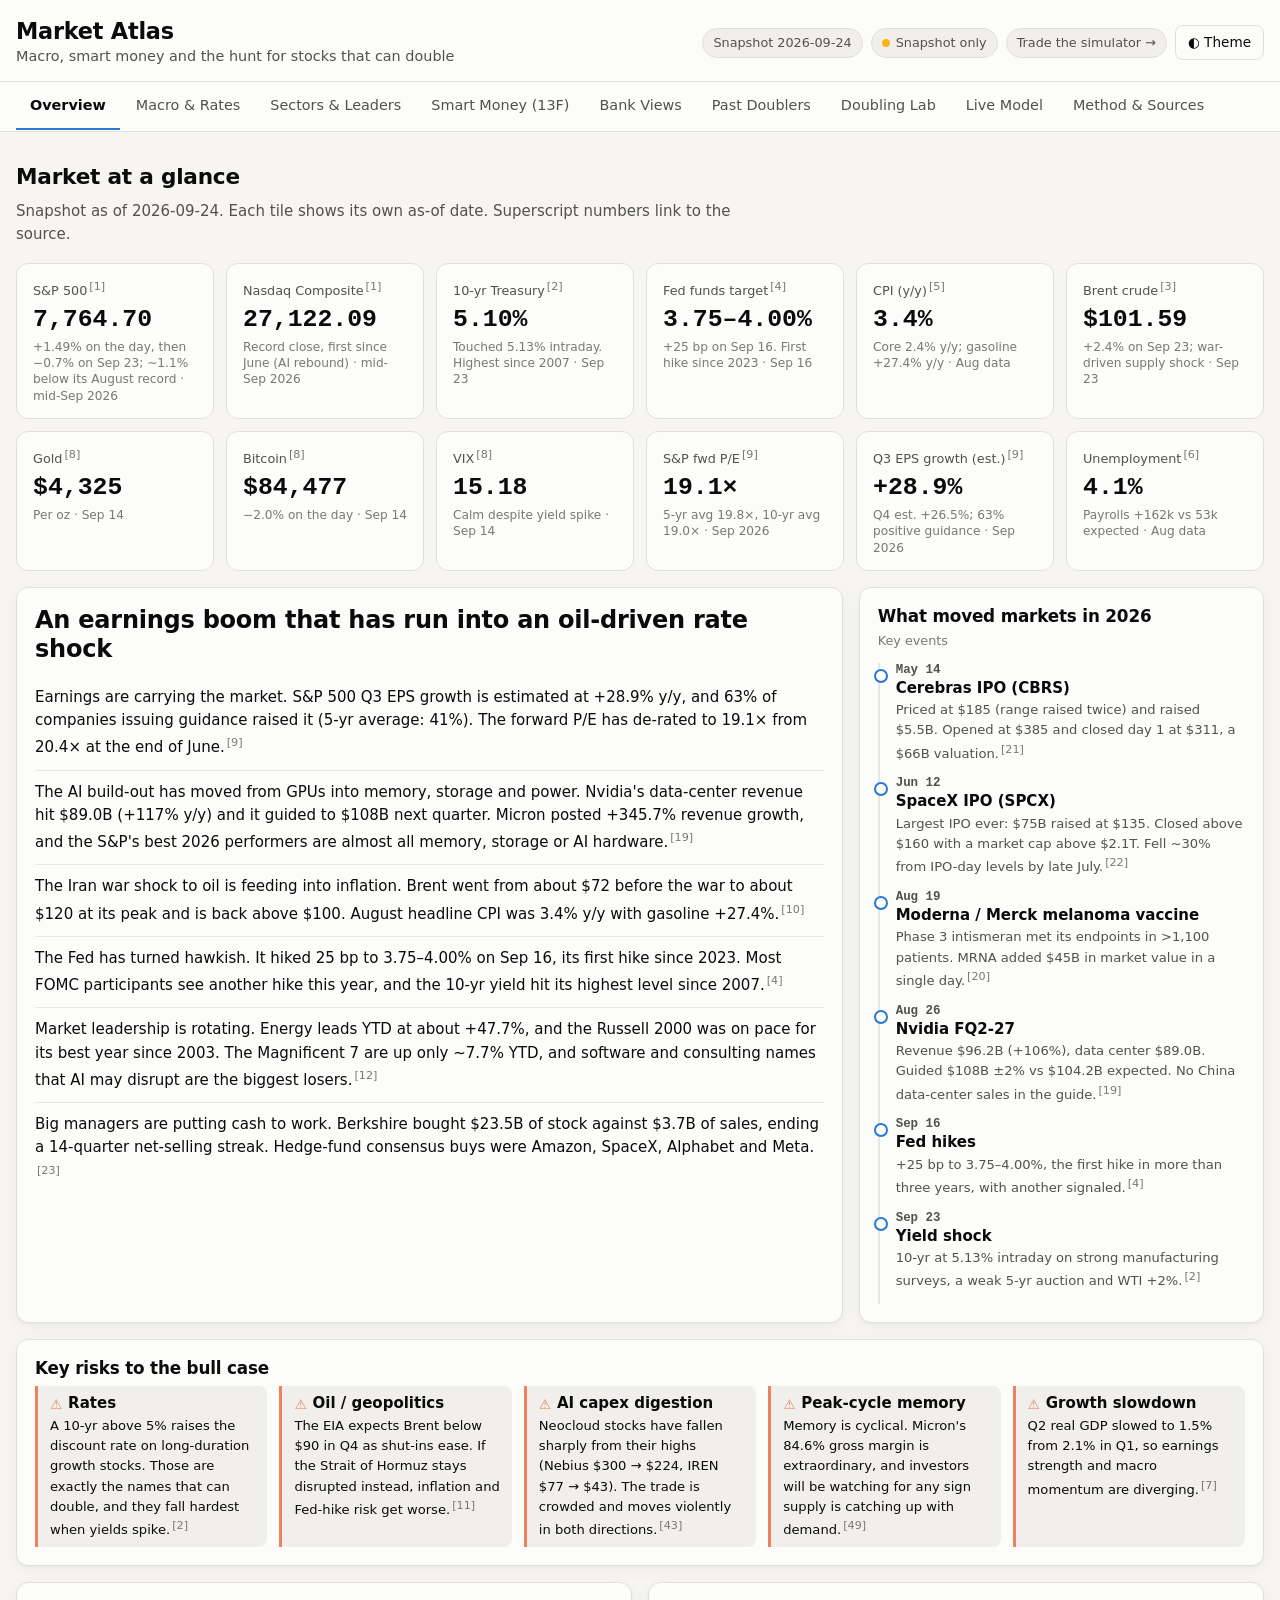
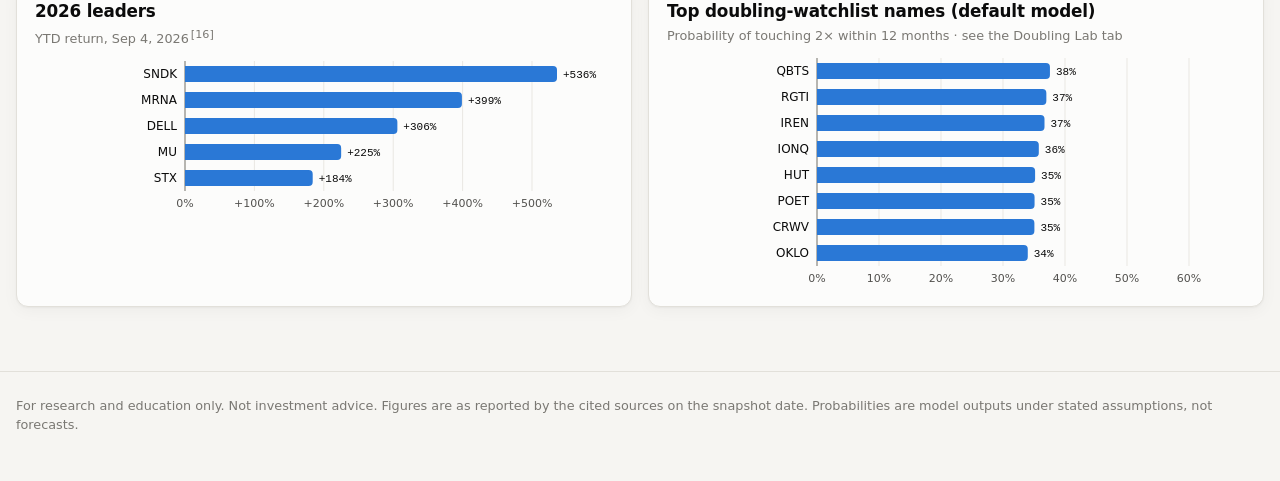
<file: index.html>
<!doctype html>
<html lang="en">
<head>
  <meta charset="utf-8">
  <meta name="viewport" content="width=device-width, initial-scale=1">
  <title>Market Atlas</title>
  <meta name="description" content="Deep breakdown of the current market: macro, sectors, 13F institutional portfolios, bank views, a history of stocks that doubled, and a probability lab for future doubling candidates.">
  <link rel="icon" href="data:image/svg+xml,%3Csvg xmlns='http://www.w3.org/2000/svg' viewBox='0 0 32 32'%3E%3Crect width='32' height='32' rx='7' fill='%232a78d6'/%3E%3Cpath d='M6 22l6-7 5 4 9-11' stroke='white' stroke-width='3' fill='none' stroke-linecap='round' stroke-linejoin='round'/%3E%3C/svg%3E">
  <link rel="stylesheet" href="assets/css/style.css">
</head>
<body>
  <header class="site-header">
    <div class="wrap">
      <div class="brand">
        <h1>Market Atlas</h1>
        <span class="tag">Macro, smart money and the hunt for stocks that can double</span>
      </div>
      <div class="header-actions">
        <span class="pill" id="asof"></span>
        <span class="pill" id="live"></span>
        <a class="pill" href="simulator/">Trade the simulator →</a>
        <button id="theme" type="button" aria-label="Toggle light or dark theme">◐ Theme</button>
      </div>
    </div>
  </header>

  <nav class="tabs" aria-label="Sections">
    <div class="wrap" id="nav"></div>
  </nav>

  <main>
    <div class="wrap" id="view"></div>
  </main>

  <footer>
    <div class="wrap">
      For research and education only. Not investment advice. Figures are as reported by the cited sources on the snapshot date.
      Probabilities are model outputs under stated assumptions, not forecasts.
    </div>
  </footer>

  <div id="tooltip"></div>

  <script src="data/snapshot.js"></script>
  <!-- Written by `python3 -m pipeline.build`; a missing file is fine (the site falls back to the snapshot). -->
  <script src="data/generated/dataset.js" onerror="window.GENERATED = null"></script>
  <script src="assets/js/model.js"></script>
  <script src="assets/js/charts.js"></script>
  <script src="assets/js/app.js"></script>
</body>
</html>
</file>
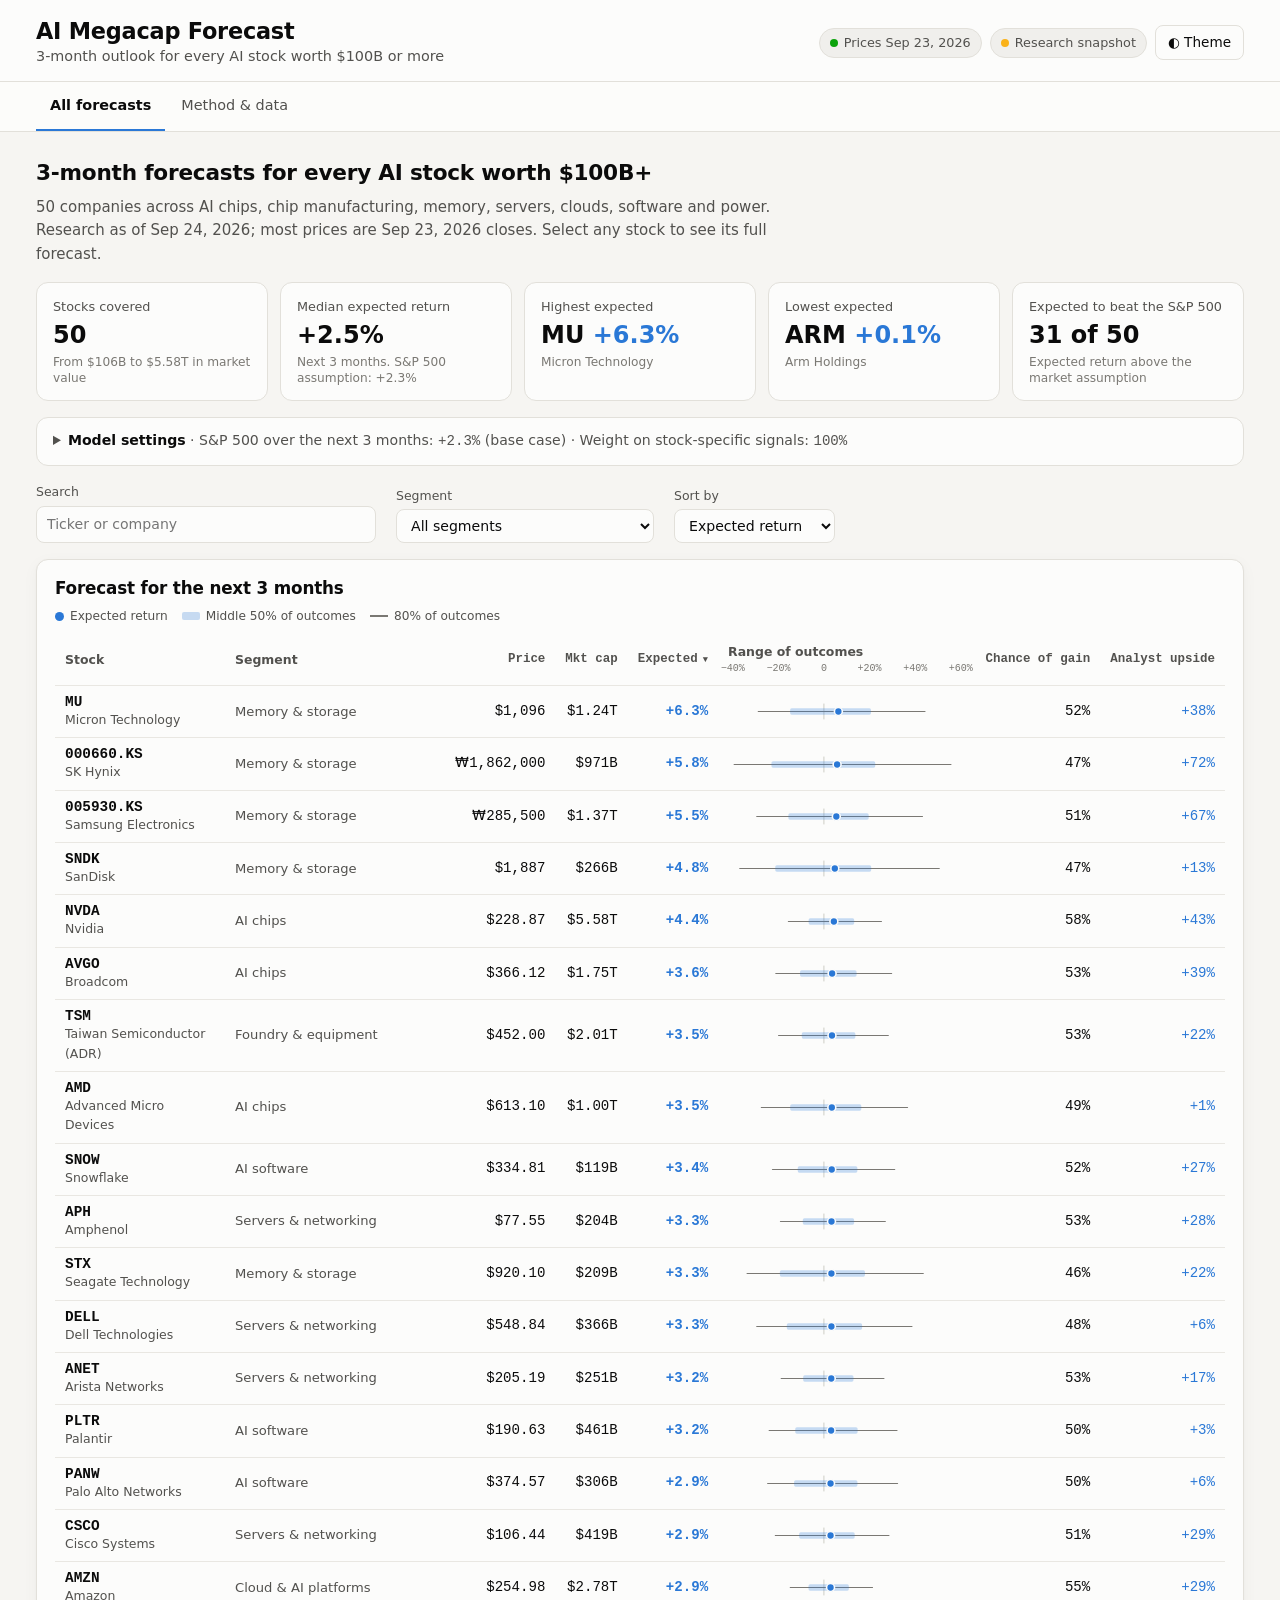
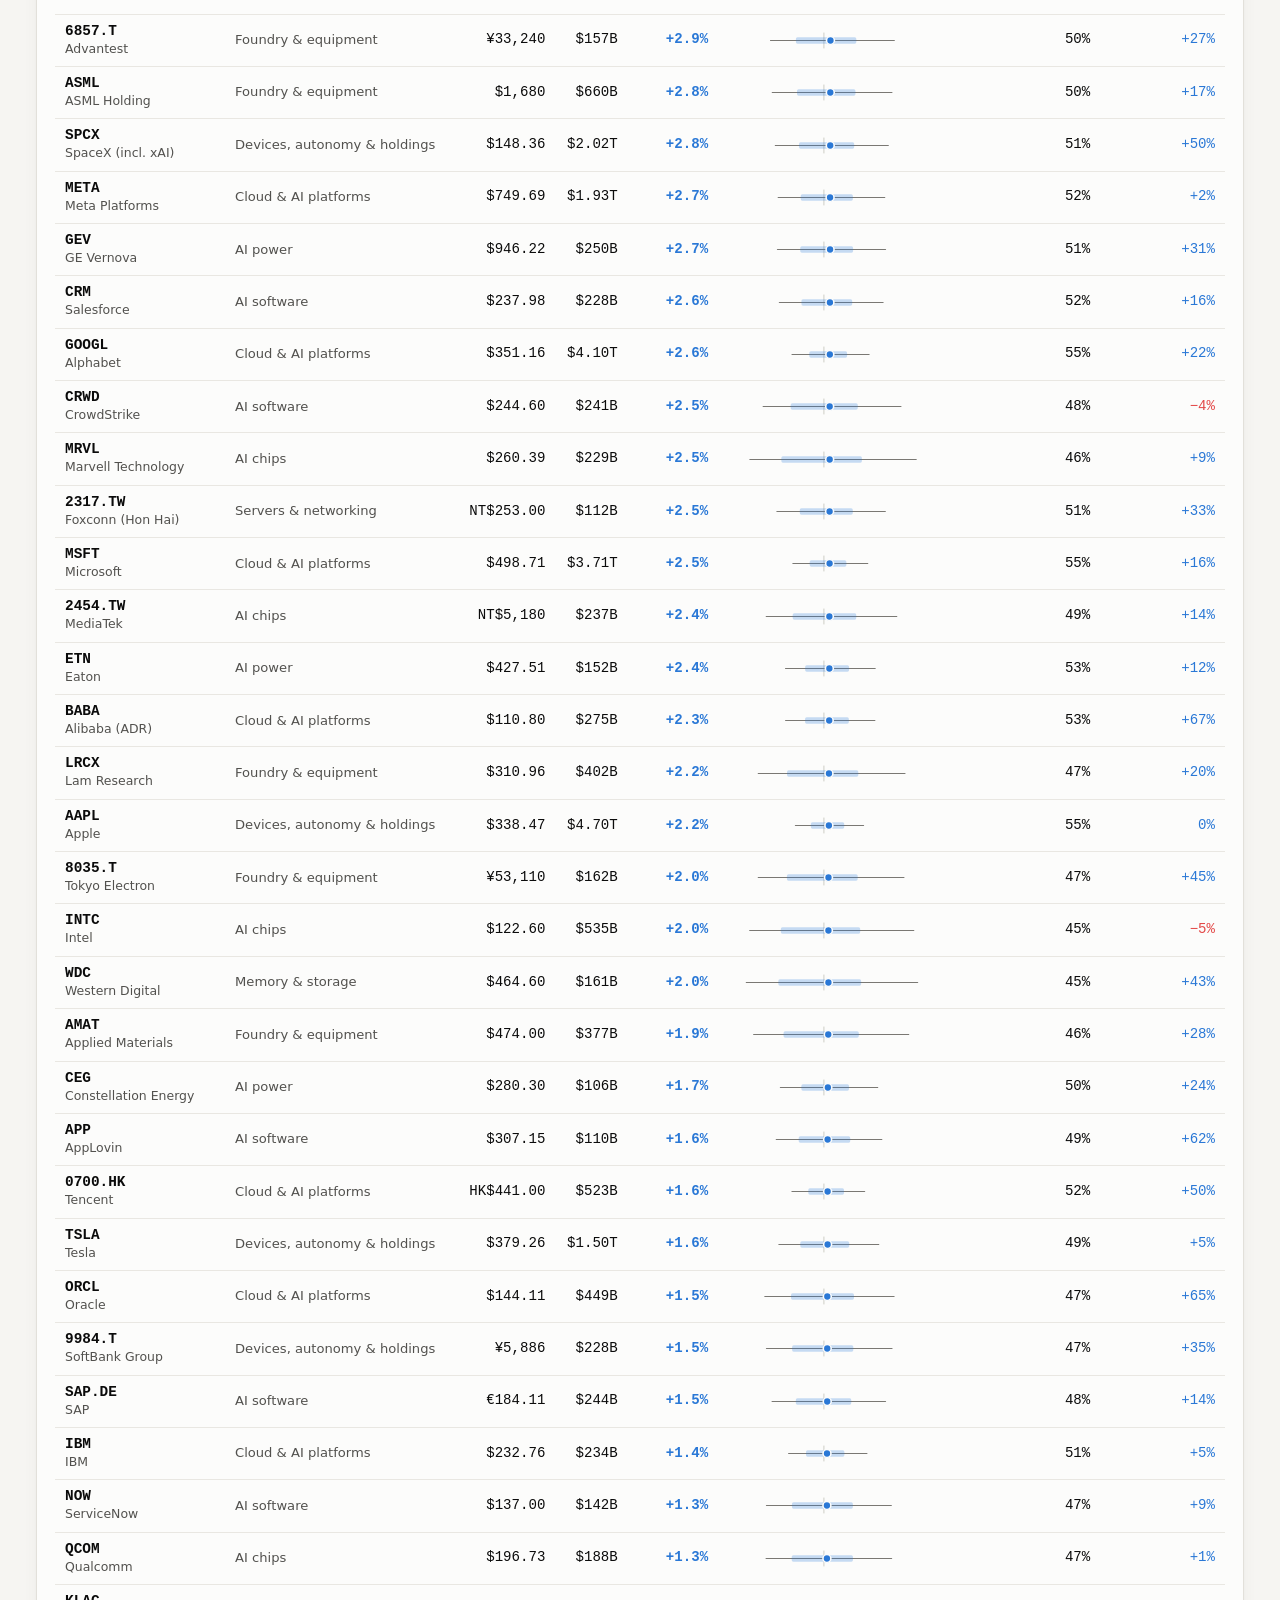
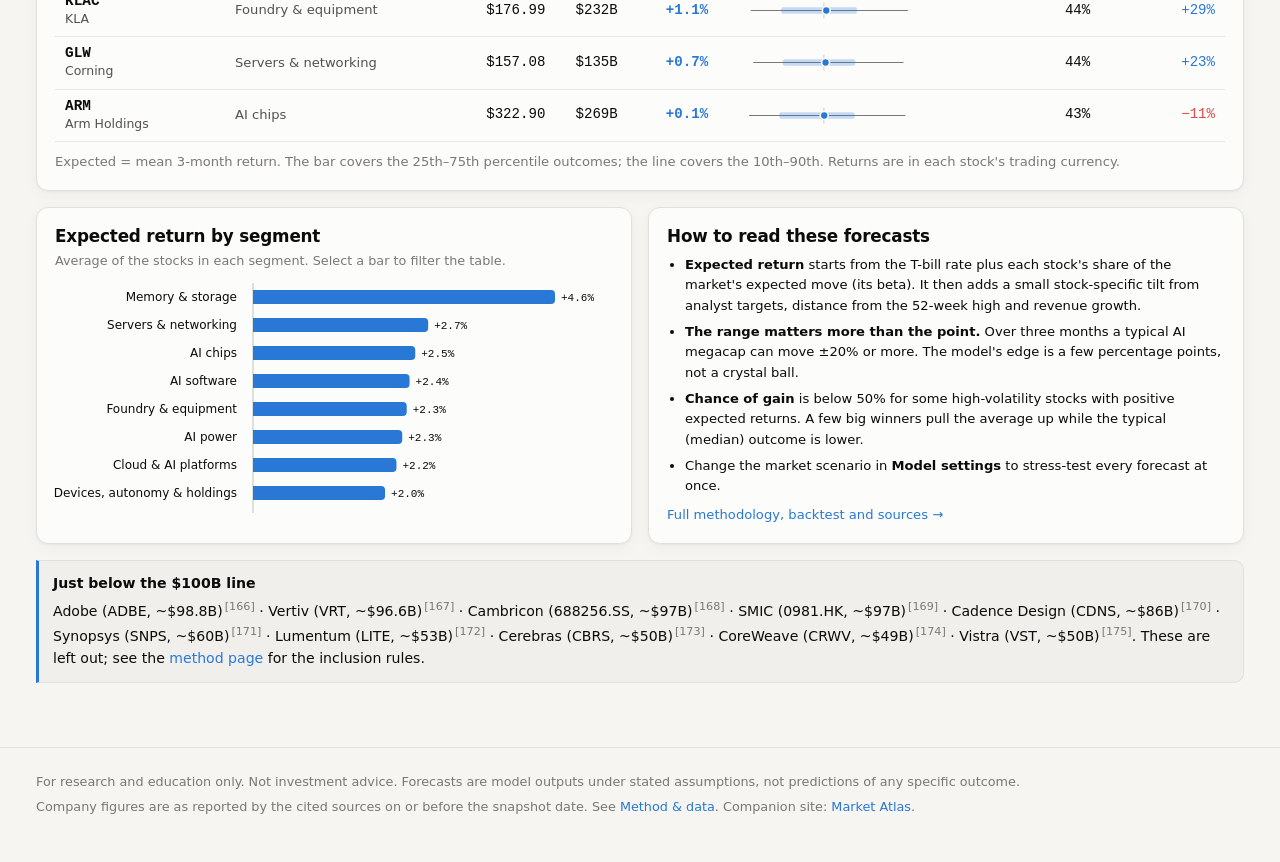
<file: ai-forecast/index.html>
<!doctype html>
<html lang="en">
<head>
  <meta charset="utf-8">
  <meta name="viewport" content="width=device-width, initial-scale=1">
  <title>AI Megacap Forecast</title>
  <meta name="description" content="3-month return forecasts for every AI-related stock worth $100 billion or more: expected return, range of outcomes, probabilities, drivers and sources.">
  <link rel="icon" href="data:image/svg+xml,%3Csvg xmlns='http://www.w3.org/2000/svg' viewBox='0 0 32 32'%3E%3Crect width='32' height='32' rx='7' fill='%232a78d6'/%3E%3Cpath d='M5 21l6-6 5 3 5-7' stroke='white' stroke-width='2.6' fill='none' stroke-linecap='round' stroke-linejoin='round'/%3E%3Cpath d='M21 11l6-3v9z' fill='white' fill-opacity='.55'/%3E%3C/svg%3E">
  <link rel="stylesheet" href="assets/style.css">
</head>
<body>
  <header class="site-header">
    <div class="wrap">
      <div class="brand">
        <h1><a href="#/">AI Megacap Forecast</a></h1>
        <span class="tag">3-month outlook for every AI stock worth $100B or more</span>
      </div>
      <div class="header-actions">
        <span class="pill" id="asof"></span>
        <span class="pill" id="live"></span>
        <button id="theme" type="button" aria-label="Toggle light or dark theme">◐ Theme</button>
      </div>
    </div>
  </header>

  <nav class="tabs" aria-label="Sections">
    <div class="wrap" id="nav"></div>
  </nav>

  <main>
    <div class="wrap" id="view"></div>
  </main>

  <footer>
    <div class="wrap">
      <p>For research and education only. Not investment advice. Forecasts are model outputs under stated assumptions, not predictions of any specific outcome.</p>
      <p>Company figures are as reported by the cited sources on or before the snapshot date. See <a href="#/method">Method &amp; data</a>. Companion site: <a href="../index.html">Market Atlas</a>.</p>
    </div>
  </footer>

  <div id="tooltip"></div>

  <script src="data/universe.js"></script>
  <!-- Written by `python3 -m pipeline.ai_forecast`; the committed placeholder sets it to null. -->
  <script src="data/generated/forecast.js" onerror="window.AI_GENERATED = null"></script>
  <script src="assets/forecast.js"></script>
  <script src="assets/charts.js"></script>
  <script src="assets/app.js"></script>
</body>
</html>
</file>
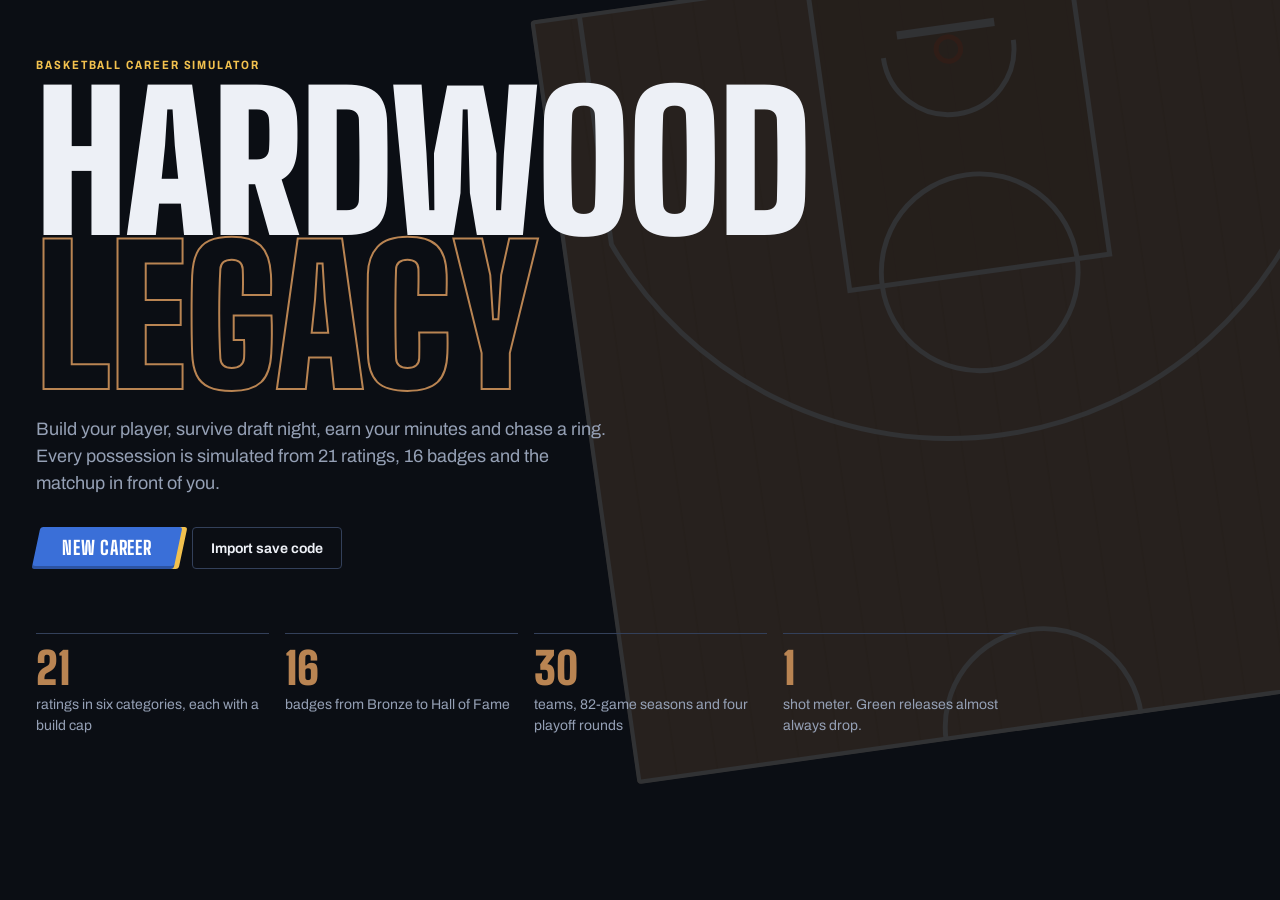
<file: hardwood-legacy/index.html>
<!doctype html>
<html lang="en">
<head>
  <meta charset="utf-8">
  <meta name="viewport" content="width=device-width, initial-scale=1, viewport-fit=cover">
  <title>Hardwood Legacy</title>
  <meta name="description" content="A basketball career simulator: build a player, get drafted, earn minutes and chase a ring. Possession-by-possession game sim with ratings, badges and a shot meter.">
  <link rel="icon" href="data:image/svg+xml,%3Csvg xmlns='http://www.w3.org/2000/svg' viewBox='0 0 32 32'%3E%3Ccircle cx='16' cy='16' r='14' fill='%23e0782f'/%3E%3Cpath d='M2 16h28M16 2v28M6 6c5 4 5 16 0 20M26 6c-5 4-5 16 0 20' stroke='%23231306' stroke-width='1.8' fill='none'/%3E%3C/svg%3E">
  <link rel="preconnect" href="https://fonts.googleapis.com">
  <link rel="preconnect" href="https://fonts.gstatic.com" crossorigin>
  <link rel="stylesheet" href="https://fonts.googleapis.com/css2?family=Big+Shoulders+Display:wght@600;700;800;900&display=swap">
  <link rel="stylesheet" href="https://fonts.googleapis.com/css2?family=Archivo:ital,wdth,wght@0,62..125,100..900;1,62..125,100..900&display=swap">
  <link rel="stylesheet" href="css/style.css">
</head>
<body>
  <div id="app"></div>
  <script src="js/data.js"></script>
  <script src="js/player.js"></script>
  <script src="js/sim.js"></script>
  <script src="js/league.js"></script>
  <script src="js/ui.js"></script>
  <script src="js/app.js"></script>
</body>
</html>
</file>
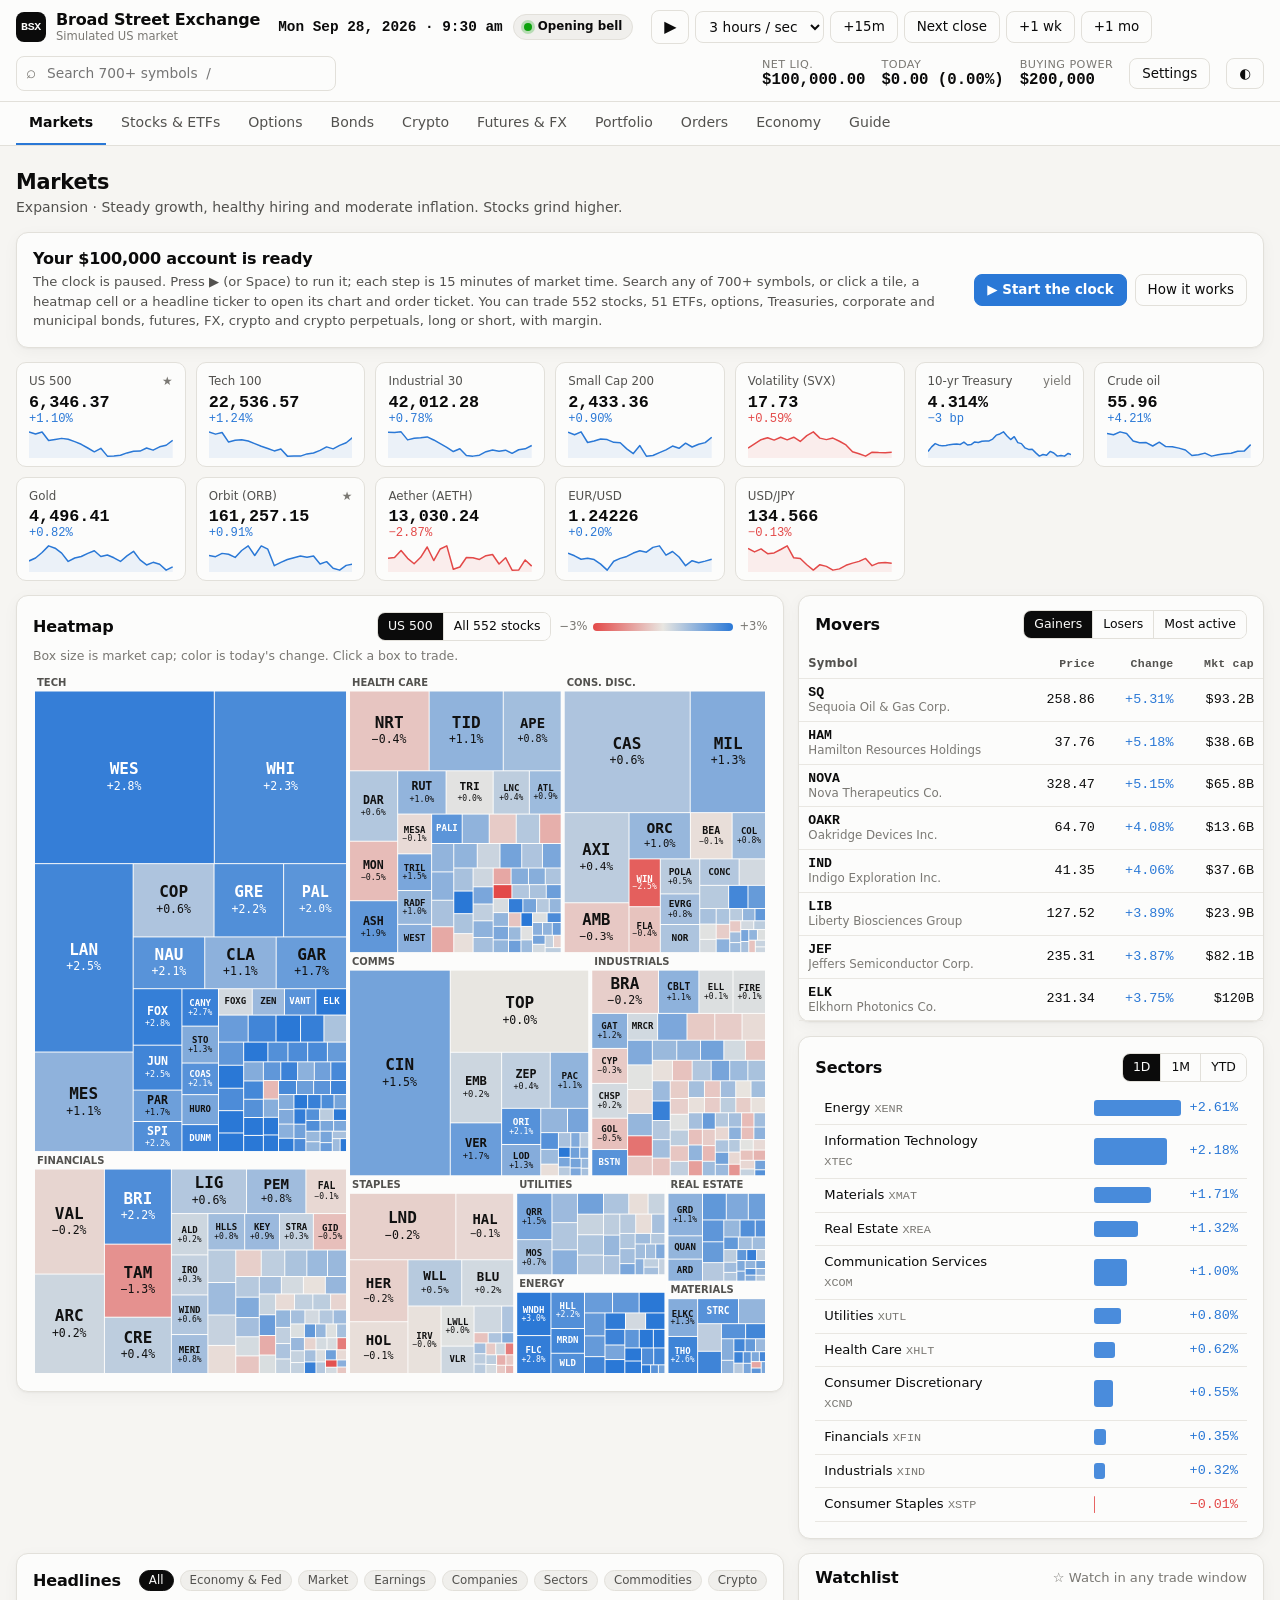
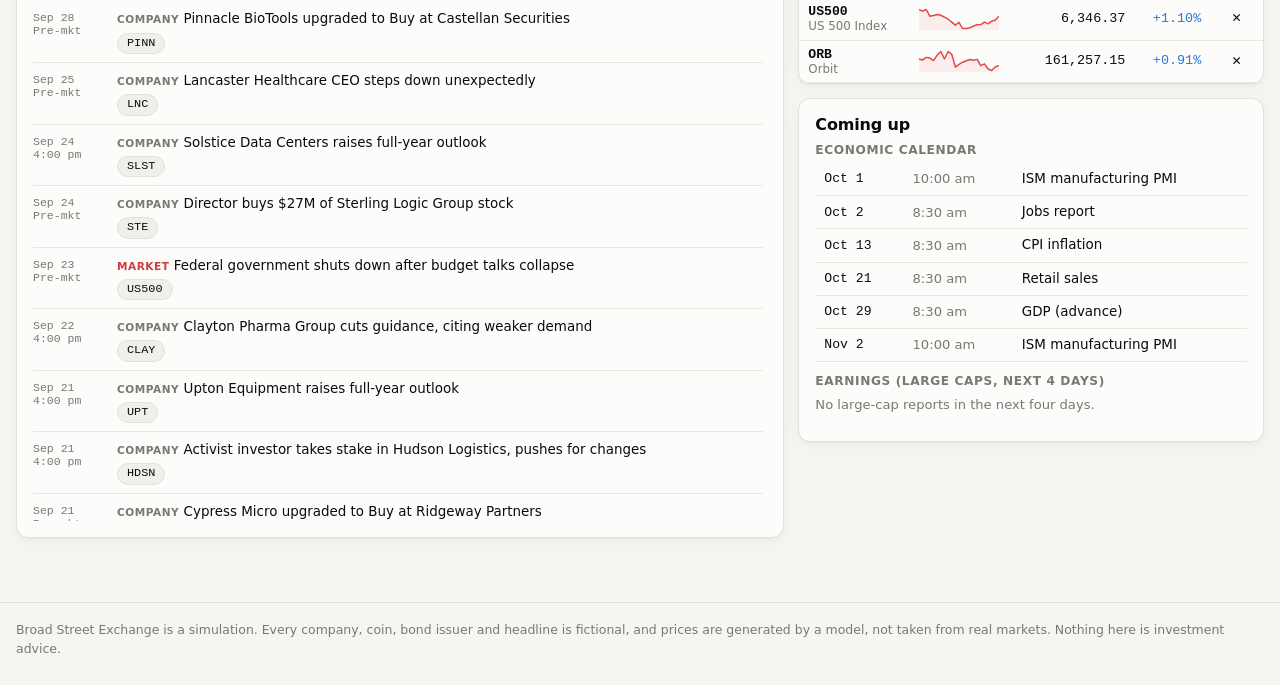
<file: simulator/index.html>
<!doctype html>
<html lang="en">
<head>
  <meta charset="utf-8">
  <meta name="viewport" content="width=device-width, initial-scale=1, viewport-fit=cover">
  <title>Broad Street Exchange</title>
  <meta name="description" content="A simulated US market: 552 stocks, ETFs, options, bonds, futures, FX and crypto, with margin, short selling and a macro economy that moves prices.">
  <link rel="icon" href="data:image/svg+xml,%3Csvg xmlns='http://www.w3.org/2000/svg' viewBox='0 0 32 32'%3E%3Crect width='32' height='32' rx='7' fill='%230b0b0b'/%3E%3Cpath d='M7 21l5-6 4 3 9-10' stroke='%23fff' stroke-width='3' fill='none' stroke-linecap='round' stroke-linejoin='round'/%3E%3C/svg%3E">
  <link rel="stylesheet" href="css/sim.css">
</head>
<body>
  <header class="topbar">
    <div class="wrap">
      <div class="brand">
        <div class="logo" aria-hidden="true">BSX</div>
        <div class="name"><b>Broad Street Exchange</b><span>Simulated US market</span></div>
      </div>
      <div class="clock">
        <span class="when" id="clock-when">—</span>
        <span class="status" id="clock-status"><i></i>—</span>
      </div>
      <div class="transport" role="group" aria-label="Clock controls">
        <button type="button" class="play" id="play" aria-label="Play">▶</button>
        <select id="speed" aria-label="Clock speed"></select>
        <button type="button" id="step" title="Advance 15 minutes (.)">+15m</button>
        <button type="button" id="nextday" title="Run to the next close (N)">Next close</button>
        <button type="button" id="week" title="Run five trading days">+1 wk</button>
        <button type="button" id="month" title="Run 21 trading days">+1 mo</button>
      </div>
      <div class="search">
        <input id="search" type="search" placeholder="Search 700+ symbols  /" autocomplete="off" aria-label="Search symbols">
        <div class="results" id="search-results" hidden></div>
      </div>
      <div class="acct">
        <span class="status alert-pill" id="margin-flag" hidden></span>
        <div class="stat"><span>Net liq.</span><b id="nlv">—</b></div>
        <div class="stat"><span>Today</span><b id="daypnl">—</b></div>
        <div class="stat"><span>Buying power</span><b id="bp">—</b></div>
        <button type="button" id="settings">Settings</button>
        <button type="button" id="theme" aria-label="Toggle light or dark theme">◐</button>
      </div>
    </div>
  </header>

  <nav class="tabs" aria-label="Sections">
    <div class="wrap tabs-row">
      <div class="mini" aria-label="Clock">
        <button type="button" class="play" id="mini-play" aria-label="Play">▶</button>
        <span class="mono small" id="mini-clock">—</span>
      </div>
      <div class="tab-links" id="nav"></div>
    </div>
  </nav>

  <main>
    <div class="wrap" id="view"></div>
  </main>

  <footer>
    <div class="wrap">
      Broad Street Exchange is a simulation. Every company, coin, bond issuer and headline is fictional, and prices are generated by a model, not taken from real markets. Nothing here is investment advice.
    </div>
  </footer>

  <div id="toasts" aria-live="polite"></div>
  <div id="tooltip"></div>
  <div class="loading" id="loading"><div class="box"><div class="spinner"></div><div id="loading-text">Loading…</div></div></div>

  <script src="js/core/rng.js"></script>
  <script src="js/core/calendar.js"></script>
  <script src="js/core/pricing.js"></script>
  <script src="js/core/universe.js"></script>
  <script src="js/core/economy.js"></script>
  <script src="js/core/events.js"></script>
  <script src="js/core/market.js"></script>
  <script src="js/core/options.js"></script>
  <script src="js/core/broker.js"></script>
  <script src="js/core/sim.js"></script>
  <script src="js/ui/util.js"></script>
  <script src="js/ui/charts.js"></script>
  <script src="js/ui/app.js"></script>
  <script src="js/ui/trade.js"></script>
  <script src="js/ui/views/markets.js"></script>
  <script src="js/ui/views/stocks.js"></script>
  <script src="js/ui/views/options.js"></script>
  <script src="js/ui/views/bonds.js"></script>
  <script src="js/ui/views/crypto.js"></script>
  <script src="js/ui/views/derivs.js"></script>
  <script src="js/ui/views/portfolio.js"></script>
  <script src="js/ui/views/orders.js"></script>
  <script src="js/ui/views/economy.js"></script>
  <script src="js/ui/views/guide.js"></script>
  <script src="js/ui/settings.js"></script>
  <script>BSX.UI.App.boot();</script>
</body>
</html>
</file>
<file: assets/css/style.css>
/* ------------------------------------------------------------------ */
/* Tokens                                                              */
/* ------------------------------------------------------------------ */
:root {
  color-scheme: light;
  --bg: #f6f5f2;
  --surface-1: #fcfcfb;
  --surface-2: #f0efec;
  --border: #e2e0da;
  --grid: #e9e7e2;
  --text-primary: #0b0b0b;
  --text-secondary: #52514e;
  --text-muted: #7a7873;
  --accent: #2a78d6;
  --pos: #2a78d6;          /* diverging: gains (blue pole) */
  --neg: #e34948;          /* diverging: losses (red pole) */
  --pos-soft: #cde2fb;
  --neg-soft: #f9d6d5;
  --series-1: #2a78d6;
  --series-2: #eb6834;
  --series-3: #1baf7a;
  --good: #0ca30c;
  --warning: #fab219;
  --serious: #ec835a;
  --critical: #d03b3b;
  --shadow: 0 1px 2px rgba(0, 0, 0, .04), 0 4px 16px rgba(0, 0, 0, .04);
  --radius: 12px;
  --mono: ui-monospace, "SF Mono", "JetBrains Mono", Menlo, Consolas, monospace;
  --sans: "Inter", system-ui, -apple-system, "Segoe UI", Roboto, sans-serif;
}
@media (prefers-color-scheme: dark) {
  :root:not([data-theme="light"]) {
    color-scheme: dark;
    --bg: #121211;
    --surface-1: #1a1a19;
    --surface-2: #232321;
    --border: #2f2f2c;
    --grid: #2a2a28;
    --text-primary: #ffffff;
    --text-secondary: #c3c2b7;
    --text-muted: #8f8e86;
    --accent: #3987e5;
    --pos: #3987e5;
    --neg: #e66767;
    --pos-soft: #1c3a5e;
    --neg-soft: #4a2323;
    --series-1: #3987e5;
    --series-2: #d95926;
    --series-3: #199e70;
    --shadow: none;
  }
}
:root[data-theme="dark"] {
  color-scheme: dark;
  --bg: #121211;
  --surface-1: #1a1a19;
  --surface-2: #232321;
  --border: #2f2f2c;
  --grid: #2a2a28;
  --text-primary: #ffffff;
  --text-secondary: #c3c2b7;
  --text-muted: #8f8e86;
  --accent: #3987e5;
  --pos: #3987e5;
  --neg: #e66767;
  --pos-soft: #1c3a5e;
  --neg-soft: #4a2323;
  --series-1: #3987e5;
  --series-2: #d95926;
  --series-3: #199e70;
  --shadow: none;
}

/* ------------------------------------------------------------------ */
/* Base                                                                */
/* ------------------------------------------------------------------ */
* { box-sizing: border-box; }
html { -webkit-text-size-adjust: 100%; }
body {
  margin: 0;
  background: var(--bg);
  color: var(--text-primary);
  font: 15px/1.55 var(--sans);
  overflow-x: hidden;
}
a { color: var(--accent); text-decoration: none; }
a:hover { text-decoration: underline; }
h1, h2, h3, h4 { line-height: 1.2; margin: 0 0 .5em; letter-spacing: -.01em; }
h2 { font-size: 1.35rem; }
h3 { font-size: 1.05rem; }
p { margin: 0 0 .8em; }
.muted { color: var(--text-muted); }
.secondary { color: var(--text-secondary); }
.mono, .num { font-family: var(--mono); font-variant-numeric: tabular-nums; }
.small { font-size: .82rem; }
.wrap { max-width: 1280px; margin: 0 auto; padding: 0 16px; }

/* ------------------------------------------------------------------ */
/* Header + nav                                                        */
/* ------------------------------------------------------------------ */
.site-header {
  background: var(--surface-1);
  border-bottom: 1px solid var(--border);
}
.site-header .wrap { display: flex; align-items: center; gap: 16px; padding-top: 18px; padding-bottom: 14px; flex-wrap: wrap; }
.brand { display: flex; flex-direction: column; min-width: 0; flex: 1; }
.brand h1 { font-size: 1.4rem; margin: 0; }
.brand .tag { color: var(--text-secondary); font-size: .9rem; }
.header-actions { display: flex; gap: 8px; align-items: center; flex-wrap: wrap; min-width: 0; }
.pill {
  display: inline-flex; align-items: center; gap: 6px;
  border: 1px solid var(--border); border-radius: 999px;
  padding: 4px 10px; font-size: .8rem; color: var(--text-secondary); background: var(--surface-2);
  white-space: nowrap;
}
.pill .dot { width: 8px; height: 8px; border-radius: 50%; background: var(--good); }
.pill.warn .dot { background: var(--warning); }
button, .btn {
  font: inherit; font-size: .85rem; cursor: pointer;
  border: 1px solid var(--border); background: var(--surface-1); color: var(--text-primary);
  border-radius: 8px; padding: 6px 12px;
}
button:hover { background: var(--surface-2); }
button[aria-pressed="true"] { background: var(--text-primary); color: var(--surface-1); border-color: var(--text-primary); }

.tabs {
  position: sticky; top: 0; z-index: 20;
  background: color-mix(in srgb, var(--surface-1) 92%, transparent);
  backdrop-filter: blur(8px);
  border-bottom: 1px solid var(--border);
}
.tabs .wrap { display: flex; gap: 2px; overflow-x: auto; scrollbar-width: none; }
.tabs .wrap::-webkit-scrollbar { display: none; }
.tabs a {
  padding: 12px 14px; color: var(--text-secondary); white-space: nowrap; font-size: .9rem;
  border-bottom: 2px solid transparent;
}
.tabs a:hover { color: var(--text-primary); text-decoration: none; }
.tabs a[aria-current="page"] { color: var(--text-primary); border-bottom-color: var(--accent); font-weight: 600; }

main { padding: 24px 0 64px; }
section.view { display: none; }
section.view.active { display: block; }
.section-head { display: flex; justify-content: space-between; align-items: flex-end; gap: 16px; margin: 8px 0 16px; flex-wrap: wrap; }
.section-head p { margin: 0; color: var(--text-secondary); max-width: 760px; }

/* ------------------------------------------------------------------ */
/* Cards & grids                                                       */
/* ------------------------------------------------------------------ */
.grid { display: grid; gap: 16px; }
.g2 { grid-template-columns: repeat(2, minmax(0, 1fr)); }
.g3 { grid-template-columns: repeat(3, minmax(0, 1fr)); }
.g4 { grid-template-columns: repeat(4, minmax(0, 1fr)); }
.span2 { grid-column: span 2; }
@media (max-width: 980px) { .g3, .g4 { grid-template-columns: repeat(2, minmax(0, 1fr)); } }
@media (max-width: 680px) { .g2, .g3, .g4 { grid-template-columns: minmax(0, 1fr); } .span2 { grid-column: auto; } }

.card {
  background: var(--surface-1);
  border: 1px solid var(--border);
  border-radius: var(--radius);
  padding: 18px;
  box-shadow: var(--shadow);
  min-width: 0;
}
.card h3 { display: flex; justify-content: space-between; gap: 8px; align-items: baseline; }
.card .sub { color: var(--text-muted); font-size: .8rem; margin-top: -4px; margin-bottom: 12px; }
.card + .card { margin-top: 0; }
.stack > * + * { margin-top: 16px; }

/* KPI tiles */
.kpis { display: grid; grid-template-columns: repeat(auto-fill, minmax(190px, 1fr)); gap: 12px; }
.kpi { background: var(--surface-1); border: 1px solid var(--border); border-radius: var(--radius); padding: 14px 16px; min-width: 0; }
.kpi .label { color: var(--text-secondary); font-size: .8rem; }
.kpi .value { font: 600 1.55rem/1.2 var(--mono); margin: 4px 0; font-variant-numeric: tabular-nums; }
.kpi .note { color: var(--text-muted); font-size: .76rem; line-height: 1.35; }

/* Narrative */
.regime h2 { font-size: 1.5rem; }
.bullets { list-style: none; padding: 0; margin: 0; }
.bullets li { padding: 10px 0; border-top: 1px solid var(--grid); }
.bullets li:first-child { border-top: 0; }
.risk-grid { display: grid; grid-template-columns: repeat(auto-fill, minmax(220px, 1fr)); gap: 12px; }
.risk { border-left: 3px solid var(--serious); padding: 6px 12px; background: var(--surface-2); border-radius: 0 8px 8px 0; }
.risk strong { display: flex; align-items: center; gap: 6px; }
.risk strong::before { content: "⚠"; color: var(--serious); font-size: .9em; }

sup.src a { font-size: .7rem; color: var(--text-muted); margin-left: 2px; }
sup.src a:hover { color: var(--accent); }

/* Tables */
.table-wrap { overflow-x: auto; -webkit-overflow-scrolling: touch; }
table { width: 100%; border-collapse: collapse; font-size: .88rem; }
th, td { text-align: left; padding: 8px 10px; border-bottom: 1px solid var(--grid); vertical-align: top; }
th { color: var(--text-secondary); font-weight: 600; font-size: .78rem; letter-spacing: .01em; white-space: nowrap; }
th.sortable { cursor: pointer; user-select: none; }
th.sortable:hover { color: var(--text-primary); }
th.sorted-asc::after { content: " ▲"; font-size: .7em; }
th.sorted-desc::after { content: " ▼"; font-size: .7em; }
td.num, th.num { text-align: right; font-family: var(--mono); font-variant-numeric: tabular-nums; white-space: nowrap; }
tr:hover td { background: var(--surface-2); }
.tick { font: 600 .85rem var(--mono); }
.chip { display: inline-block; padding: 1px 8px; border-radius: 999px; font-size: .74rem; background: var(--surface-2); border: 1px solid var(--border); color: var(--text-secondary); white-space: nowrap; margin: 2px 2px 2px 0; }
.chip.t { font-family: var(--mono); color: var(--text-primary); }
.up { color: var(--pos); }
.down { color: var(--neg); }

/* Score meter */
.meter { position: relative; height: 6px; border-radius: 3px; background: var(--surface-2); min-width: 70px; overflow: hidden; }
.meter > i { position: absolute; left: 0; top: 0; bottom: 0; background: var(--accent); border-radius: 3px; }

/* Charts */
.chart { width: 100%; position: relative; }
.chart svg { display: block; width: 100%; height: auto; overflow: visible; }
.chart text { fill: var(--text-secondary); font: 11px var(--sans); }
.chart text.val { fill: var(--text-primary); font: 11px var(--mono); }
.chart text.lab { fill: var(--text-primary); font-size: 12px; }
.chart .grid line { stroke: var(--grid); stroke-width: 1; }
.chart .axis line, .chart .zero { stroke: var(--text-muted); stroke-width: 1; }
.chart .hit { fill: transparent; cursor: default; }
.chart .mark { transition: opacity .12s; }
.chart .dim { opacity: .35; }
.legend { display: flex; gap: 14px; flex-wrap: wrap; font-size: .8rem; color: var(--text-secondary); margin: 4px 0 8px; }
.legend span { display: inline-flex; align-items: center; gap: 6px; }
.legend i { width: 10px; height: 10px; border-radius: 3px; display: inline-block; }

#tooltip {
  position: fixed; z-index: 100; pointer-events: none; opacity: 0;
  background: var(--surface-1); color: var(--text-primary);
  border: 1px solid var(--border); border-radius: 8px; padding: 8px 10px;
  font-size: .8rem; box-shadow: 0 6px 24px rgba(0, 0, 0, .15); max-width: 280px;
  transition: opacity .08s;
}
#tooltip.show { opacity: 1; }
#tooltip b { font-family: var(--mono); }

/* Institution cards */
.inst-head { display: flex; justify-content: space-between; gap: 8px; align-items: baseline; flex-wrap: wrap; }
.inst-head .aum { font: 600 1rem var(--mono); }
.moves { display: grid; grid-template-columns: 1fr 1fr; gap: 12px; margin-top: 10px; }
.moves h4 { font-size: .75rem; text-transform: uppercase; letter-spacing: .04em; color: var(--text-muted); margin-bottom: 6px; }
.moves ul { list-style: none; padding: 0; margin: 0; font-size: .84rem; }
.moves li { padding: 3px 0; display: flex; gap: 6px; }
.moves li .tick { min-width: 52px; }
.moves .buy .tick::before { content: "▲ "; color: var(--pos); font-size: .7em; }
.moves .sell .tick::before { content: "▼ "; color: var(--neg); font-size: .7em; }
@media (max-width: 480px) { .moves { grid-template-columns: 1fr; } }

/* Heat / overlap matrix */
.matrix td, .matrix th { text-align: center; padding: 6px; }
.matrix td:first-child, .matrix th:first-child { text-align: left; }
.matrix .cell { display: inline-block; width: 22px; height: 22px; border-radius: 5px; line-height: 22px; font-size: .7rem; }
.matrix .on { background: var(--accent); color: #fff; }
.matrix .off { background: var(--surface-2); }

/* Watchlist */
.controls { display: flex; flex-wrap: wrap; gap: 16px 24px; align-items: flex-end; }
.control { display: flex; flex-direction: column; gap: 4px; min-width: 150px; flex: 1; }
.control label { font-size: .78rem; color: var(--text-secondary); display: flex; justify-content: space-between; gap: 8px; }
.control label output { font-family: var(--mono); color: var(--text-primary); }
input[type="range"] { width: 100%; accent-color: var(--accent); }
select { font: inherit; font-size: .85rem; padding: 6px 8px; border-radius: 8px; border: 1px solid var(--border); background: var(--surface-1); color: var(--text-primary); }
.seg { display: inline-flex; border: 1px solid var(--border); border-radius: 8px; overflow: hidden; }
.seg button { border: 0; border-radius: 0; }
.detail { display: none; }
.detail.open { display: table-row; }
.detail td { background: var(--surface-2); }
.detail .cols { display: grid; grid-template-columns: 2fr 1fr 1fr; gap: 16px; padding: 6px 0; }
@media (max-width: 760px) { .detail .cols { grid-template-columns: 1fr; } }
.detail ul { margin: 4px 0 0; padding-left: 18px; }
.expander { background: none; border: 0; padding: 0 4px; color: var(--text-muted); font-size: .9rem; }

/* Callouts */
.callout { border: 1px solid var(--border); border-left: 3px solid var(--accent); background: var(--surface-2); padding: 12px 14px; border-radius: 0 10px 10px 0; font-size: .88rem; }
.callout.warn { border-left-color: var(--warning); }
.callout strong { display: block; margin-bottom: 2px; }
.timeline { list-style: none; padding: 0; margin: 0; border-left: 2px solid var(--grid); }
.timeline li { position: relative; padding: 0 0 12px 16px; }
.timeline li::before { content: ""; position: absolute; left: -6px; top: 6px; width: 10px; height: 10px; border-radius: 50%; background: var(--surface-1); border: 2px solid var(--accent); }
.timeline .when { font: 600 .78rem var(--mono); color: var(--text-secondary); }

pre.code { background: var(--surface-2); border: 1px solid var(--border); border-radius: 8px; padding: 12px; overflow-x: auto; font: .82rem/1.5 var(--mono); }
.sources ol { padding-left: 20px; font-size: .85rem; columns: 2; column-gap: 32px; }
.sources li { break-inside: avoid; margin-bottom: 6px; }
@media (max-width: 760px) { .sources ol { columns: 1; } }

footer { border-top: 1px solid var(--border); padding: 24px 0 40px; color: var(--text-muted); font-size: .8rem; }

@media print {
  .tabs, .header-actions { display: none; }
  section.view { display: block !important; page-break-before: always; }
}
</file>
<file: ai-forecast/assets/style.css>
/* ------------------------------------------------------------------ */
/* Tokens (shared palette with Market Atlas)                           */
/* ------------------------------------------------------------------ */
:root {
  color-scheme: light;
  --bg: #f6f5f2;
  --surface-1: #fcfcfb;
  --surface-2: #f0efec;
  --border: #e2e0da;
  --grid: #e9e7e2;
  --axis: #c3c2b7;
  --text-primary: #0b0b0b;
  --text-secondary: #52514e;
  --text-muted: #7a7873;
  --accent: #2a78d6;
  --pos: #2a78d6;          /* diverging: above zero (blue pole) */
  --neg: #e34948;          /* diverging: below zero (red pole) */
  --band-80: rgba(42, 120, 214, 0.12);
  --band-50: rgba(42, 120, 214, 0.26);
  --history: #52514e;
  --good: #0ca30c;
  --warning: #fab219;
  --serious: #ec835a;
  --shadow: 0 1px 2px rgba(0, 0, 0, .04), 0 4px 16px rgba(0, 0, 0, .04);
  --radius: 12px;
  --mono: ui-monospace, "SF Mono", "JetBrains Mono", Menlo, Consolas, monospace;
  --sans: "Inter", system-ui, -apple-system, "Segoe UI", Roboto, sans-serif;
}
@media (prefers-color-scheme: dark) {
  :root:not([data-theme="light"]) {
    color-scheme: dark;
    --bg: #121211;
    --surface-1: #1a1a19;
    --surface-2: #232321;
    --border: #2f2f2c;
    --grid: #2a2a28;
    --axis: #383835;
    --text-primary: #ffffff;
    --text-secondary: #c3c2b7;
    --text-muted: #8f8e86;
    --accent: #3987e5;
    --pos: #3987e5;
    --neg: #e66767;
    --band-80: rgba(57, 135, 229, 0.16);
    --band-50: rgba(57, 135, 229, 0.32);
    --history: #c3c2b7;
    --shadow: none;
  }
}
:root[data-theme="dark"] {
  color-scheme: dark;
  --bg: #121211;
  --surface-1: #1a1a19;
  --surface-2: #232321;
  --border: #2f2f2c;
  --grid: #2a2a28;
  --axis: #383835;
  --text-primary: #ffffff;
  --text-secondary: #c3c2b7;
  --text-muted: #8f8e86;
  --accent: #3987e5;
  --pos: #3987e5;
  --neg: #e66767;
  --band-80: rgba(57, 135, 229, 0.16);
  --band-50: rgba(57, 135, 229, 0.32);
  --history: #c3c2b7;
  --shadow: none;
}

/* ------------------------------------------------------------------ */
/* Base                                                                */
/* ------------------------------------------------------------------ */
* { box-sizing: border-box; }
html { -webkit-text-size-adjust: 100%; }
body {
  margin: 0;
  background: var(--bg);
  color: var(--text-primary);
  font: 15px/1.55 var(--sans);
  overflow-x: hidden;
}
a { color: var(--accent); text-decoration: none; }
a:hover { text-decoration: underline; }
h1, h2, h3, h4 { line-height: 1.2; margin: 0 0 .5em; letter-spacing: -.01em; }
h2 { font-size: 1.35rem; }
h3 { font-size: 1.05rem; }
p { margin: 0 0 .8em; }
.muted { color: var(--text-muted); }
.secondary { color: var(--text-secondary); }
.mono, .num { font-family: var(--mono); font-variant-numeric: tabular-nums; }
.small { font-size: .82rem; }
.wrap { max-width: 1240px; margin: 0 auto; padding: 0 16px; }
.up { color: var(--pos); }
.down { color: var(--neg); }
:focus-visible { outline: 2px solid var(--accent); outline-offset: 2px; }

/* ------------------------------------------------------------------ */
/* Header + nav                                                        */
/* ------------------------------------------------------------------ */
.site-header { background: var(--surface-1); border-bottom: 1px solid var(--border); }
.site-header .wrap { display: flex; align-items: center; gap: 16px; padding-top: 18px; padding-bottom: 14px; flex-wrap: wrap; }
.brand { display: flex; flex-direction: column; min-width: 0; flex: 1; }
.brand h1 { font-size: 1.4rem; margin: 0; }
.brand h1 a { color: inherit; }
.brand h1 a:hover { text-decoration: none; }
.brand .tag { color: var(--text-secondary); font-size: .9rem; }
.header-actions { display: flex; gap: 8px; align-items: center; flex-wrap: wrap; min-width: 0; }
.pill {
  display: inline-flex; align-items: center; gap: 6px;
  border: 1px solid var(--border); border-radius: 999px;
  padding: 4px 10px; font-size: .8rem; color: var(--text-secondary); background: var(--surface-2);
  white-space: nowrap;
}
.pill .dot { width: 8px; height: 8px; border-radius: 50%; background: var(--good); }
.pill.warn .dot { background: var(--warning); }
button, .btn {
  font: inherit; font-size: .85rem; cursor: pointer;
  border: 1px solid var(--border); background: var(--surface-1); color: var(--text-primary);
  border-radius: 8px; padding: 6px 12px;
}
button:hover { background: var(--surface-2); }
button[aria-pressed="true"] { background: var(--text-primary); color: var(--surface-1); border-color: var(--text-primary); }

.tabs {
  position: sticky; top: env(safe-area-inset-top, 0px); z-index: 20;
  background: color-mix(in srgb, var(--surface-1) 92%, transparent);
  backdrop-filter: blur(8px);
  border-bottom: 1px solid var(--border);
}
.tabs .wrap { display: flex; gap: 2px; overflow-x: auto; scrollbar-width: none; }
.tabs .wrap::-webkit-scrollbar { display: none; }
.tabs a { padding: 12px 14px; color: var(--text-secondary); white-space: nowrap; font-size: .9rem; border-bottom: 2px solid transparent; }
.tabs a:hover { color: var(--text-primary); text-decoration: none; }
.tabs a[aria-current="page"] { color: var(--text-primary); border-bottom-color: var(--accent); font-weight: 600; }

main { padding: 24px 0 64px; }
.section-head { display: flex; justify-content: space-between; align-items: flex-end; gap: 16px; margin: 4px 0 16px; flex-wrap: wrap; }
.section-head p { margin: 0; color: var(--text-secondary); max-width: 780px; }

/* ------------------------------------------------------------------ */
/* Cards & grids                                                       */
/* ------------------------------------------------------------------ */
.grid { display: grid; gap: 16px; }
.g2 { grid-template-columns: repeat(2, minmax(0, 1fr)); }
.g3 { grid-template-columns: repeat(3, minmax(0, 1fr)); }
.span2 { grid-column: span 2; }
@media (max-width: 980px) { .g3 { grid-template-columns: repeat(2, minmax(0, 1fr)); } }
@media (max-width: 720px) { .g2, .g3 { grid-template-columns: minmax(0, 1fr); } .span2 { grid-column: auto; } }
.mt { margin-top: 16px; }

.card {
  background: var(--surface-1);
  border: 1px solid var(--border);
  border-radius: var(--radius);
  padding: 18px;
  box-shadow: var(--shadow);
  min-width: 0;
}
.card h3 { display: flex; justify-content: space-between; gap: 8px; align-items: baseline; flex-wrap: wrap; }
.card .sub { color: var(--text-muted); font-size: .8rem; margin-top: -4px; margin-bottom: 12px; }

.kpis { display: grid; grid-template-columns: repeat(auto-fill, minmax(200px, 1fr)); gap: 12px; }
.kpi { background: var(--surface-1); border: 1px solid var(--border); border-radius: var(--radius); padding: 14px 16px; min-width: 0; }
.kpi .label { color: var(--text-secondary); font-size: .8rem; }
.kpi .value { font-weight: 600; font-size: 1.5rem; line-height: 1.2; margin: 4px 0; }
.kpi .note { color: var(--text-muted); font-size: .76rem; line-height: 1.35; }
.kpi a.value { display: block; color: inherit; }

sup.src a { font-size: .7rem; color: var(--text-muted); margin-left: 2px; }
sup.src a:hover { color: var(--accent); }

.chip { display: inline-block; padding: 1px 8px; border-radius: 999px; font-size: .74rem; background: var(--surface-2); border: 1px solid var(--border); color: var(--text-secondary); white-space: nowrap; margin: 2px 2px 2px 0; }
.chip.core { border-color: var(--accent); color: var(--text-primary); }

.callout { border: 1px solid var(--border); border-left: 3px solid var(--accent); background: var(--surface-2); padding: 12px 14px; border-radius: 0 10px 10px 0; font-size: .88rem; }
.callout.warn { border-left-color: var(--warning); }
.callout strong { display: block; margin-bottom: 2px; }
pre.code { background: var(--surface-2); border: 1px solid var(--border); border-radius: 8px; padding: 12px; overflow-x: auto; font: .82rem/1.5 var(--mono); margin: 8px 0 0; }
.formula { font: .9rem/1.6 var(--mono); background: var(--surface-2); border-radius: 8px; padding: 10px 12px; overflow-x: auto; white-space: nowrap; margin: 8px 0; }

/* ------------------------------------------------------------------ */
/* Controls                                                            */
/* ------------------------------------------------------------------ */
.controls { display: flex; flex-wrap: wrap; gap: 12px 20px; align-items: flex-end; margin-bottom: 16px; }
.control { display: flex; flex-direction: column; gap: 4px; min-width: 0; }
.control label, .control .lbl { font-size: .78rem; color: var(--text-secondary); display: flex; justify-content: space-between; gap: 8px; }
.control output { font-family: var(--mono); color: var(--text-primary); }
.control.grow { flex: 1; min-width: 180px; }
input[type="search"], select {
  font: inherit; font-size: .88rem; padding: 7px 10px; border-radius: 8px;
  border: 1px solid var(--border); background: var(--surface-1); color: var(--text-primary); min-width: 0;
}
input[type="search"] { width: 100%; }
input[type="range"] { width: 100%; accent-color: var(--accent); }
.seg { display: inline-flex; border: 1px solid var(--border); border-radius: 8px; overflow: hidden; }
.seg button { border: 0; border-radius: 0; padding: 6px 10px; }
.seg button + button { border-left: 1px solid var(--border); }
.settings { background: var(--surface-1); border: 1px solid var(--border); border-radius: var(--radius); padding: 12px 16px; margin-bottom: 16px; }
.settings summary { cursor: pointer; font-size: .88rem; color: var(--text-secondary); }
.settings summary b { color: var(--text-primary); font-weight: 600; }
.settings[open] summary { margin-bottom: 12px; }
.settings .controls { margin: 0; }
.settings .control { flex: 1; min-width: 200px; }
.settings .hint { font-size: .76rem; color: var(--text-muted); }

/* ------------------------------------------------------------------ */
/* Forecast table                                                      */
/* ------------------------------------------------------------------ */
.table-wrap { overflow-x: auto; -webkit-overflow-scrolling: touch; }
table { width: 100%; border-collapse: collapse; font-size: .88rem; }
th, td { text-align: left; padding: 8px 10px; border-bottom: 1px solid var(--grid); vertical-align: middle; }
th { color: var(--text-secondary); font-weight: 600; font-size: .78rem; white-space: nowrap; }
th.sortable { cursor: pointer; user-select: none; }
th.sortable:hover { color: var(--text-primary); }
th.sorted-asc::after { content: " ▲"; font-size: .7em; }
th.sorted-desc::after { content: " ▼"; font-size: .7em; }
td.num, th.num { text-align: right; font-family: var(--mono); font-variant-numeric: tabular-nums; white-space: nowrap; }
tbody tr:hover td { background: var(--surface-2); }
tr.link { cursor: pointer; }
.stock-cell { display: flex; flex-direction: column; min-width: 150px; }
.stock-cell .tk { font: 600 .9rem var(--mono); color: var(--text-primary); }
.stock-cell .nm { font-size: .78rem; color: var(--text-secondary); }
.stock-cell a:hover { text-decoration: none; }
.er { font-weight: 600; }
td.range { width: 34%; min-width: 220px; padding-top: 4px; padding-bottom: 4px; }
td.range svg { display: block; width: 100%; height: auto; overflow: visible; }
.range-axis { display: flex; justify-content: space-between; font: 10px var(--mono); color: var(--text-muted); }
.range-legend { display: flex; gap: 14px; flex-wrap: wrap; font-size: .76rem; color: var(--text-secondary); margin: 2px 0 8px; }
.range-legend span { display: inline-flex; align-items: center; gap: 6px; }
.key-line { width: 18px; height: 2px; background: var(--text-muted); display: inline-block; }
.key-bar { width: 18px; height: 8px; border-radius: 2px; background: var(--band-50); display: inline-block; }
.key-dot { width: 9px; height: 9px; border-radius: 50%; background: var(--pos); display: inline-block; box-shadow: 0 0 0 2px var(--surface-1); }
@media (max-width: 760px) {
  .hide-sm { display: none; }
  td.range { min-width: 160px; }
}

/* ------------------------------------------------------------------ */
/* Stock detail                                                        */
/* ------------------------------------------------------------------ */
.crumbs { display: flex; justify-content: space-between; gap: 12px; flex-wrap: wrap; font-size: .85rem; margin-bottom: 12px; }
.stock-head { display: flex; justify-content: space-between; gap: 16px; flex-wrap: wrap; align-items: flex-start; margin-bottom: 16px; }
.stock-head h2 { font-size: 1.6rem; margin: 0; }
.stock-head h2 .tk { font-family: var(--mono); color: var(--text-secondary); font-size: 1.05rem; font-weight: 600; margin-left: 8px; }
.stock-head .why { color: var(--text-secondary); max-width: 720px; margin: 6px 0 0; }
.stock-head .px { text-align: right; }
.stock-head .px .big { font-size: 1.6rem; font-weight: 600; }
@media (max-width: 720px) { .stock-head .px { text-align: left; } }

.hero { display: grid; grid-template-columns: minmax(0, 1.1fr) minmax(0, 2fr); gap: 16px; }
@media (max-width: 900px) { .hero { grid-template-columns: minmax(0, 1fr); } }
.hero-fig .label { color: var(--text-secondary); font-size: .85rem; }
.hero-fig .value { font-size: 3.2rem; font-weight: 600; line-height: 1.05; margin: 6px 0; letter-spacing: -.02em; }
.hero-fig .price { font-size: 1rem; color: var(--text-secondary); }
.hero-fig .note { color: var(--text-muted); font-size: .78rem; margin-top: 10px; }
.tiles { display: grid; grid-template-columns: repeat(auto-fill, minmax(150px, 1fr)); gap: 12px; }
.tile { border: 1px solid var(--border); border-radius: 10px; padding: 10px 12px; background: var(--surface-1); min-width: 0; }
.tile .label { font-size: .76rem; color: var(--text-secondary); }
.tile .value { font-size: 1.2rem; font-weight: 600; margin-top: 2px; }
.tile .note { font-size: .74rem; color: var(--text-muted); line-height: 1.35; margin-top: 2px; }

.kv { width: 100%; }
.kv td { padding: 7px 8px; }
.kv td:first-child { color: var(--text-secondary); width: 42%; }
.kv td.num { text-align: right; }
.bullets { margin: 0; padding-left: 18px; }
.bullets li { margin-bottom: 6px; }
.scen { display: grid; grid-template-columns: repeat(3, minmax(0, 1fr)); gap: 12px; }
@media (max-width: 560px) { .scen { grid-template-columns: minmax(0, 1fr); } }
.scen .tile .value { font-size: 1.1rem; }
.pager { display: flex; justify-content: space-between; gap: 12px; margin-top: 16px; font-size: .9rem; }
.sources-list { margin: 0; padding-left: 20px; font-size: .84rem; }
.sources-list li { margin-bottom: 4px; }
.sources-cols { columns: 2; column-gap: 32px; }
.sources-cols li { break-inside: avoid; }
@media (max-width: 760px) { .sources-cols { columns: 1; } }
details.table-toggle summary { cursor: pointer; font-size: .82rem; color: var(--text-secondary); margin-top: 10px; }

/* ------------------------------------------------------------------ */
/* Charts                                                              */
/* ------------------------------------------------------------------ */
.chart { width: 100%; position: relative; }
.chart svg { display: block; width: 100%; height: auto; overflow: visible; }
.chart text { fill: var(--text-secondary); font: 11px var(--sans); }
.chart text.val { fill: var(--text-primary); font: 11px var(--mono); }
.chart text.lab { fill: var(--text-primary); font-size: 12px; }
.chart text.end { fill: var(--text-primary); font: 600 11px var(--mono); }
.chart .grid line { stroke: var(--grid); stroke-width: 1; }
.chart .zero, .chart .axis { stroke: var(--axis); stroke-width: 1; }
.chart .hit { fill: transparent; }
.chart .crosshair { stroke: var(--text-muted); stroke-width: 1; }
.chart .ref { stroke: var(--text-muted); stroke-width: 1; stroke-dasharray: 4 3; }
.chart .today { stroke: var(--text-muted); stroke-width: 1; }
.chart .mark { transition: opacity .12s; }
.legend { display: flex; gap: 14px; flex-wrap: wrap; font-size: .8rem; color: var(--text-secondary); margin: 0 0 8px; }
.legend span { display: inline-flex; align-items: center; gap: 6px; }
.legend i { display: inline-block; }
.legend .sw-band80 { width: 16px; height: 10px; border-radius: 2px; background: var(--band-80); }
.legend .sw-band50 { width: 16px; height: 10px; border-radius: 2px; background: var(--band-50); }
.legend .sw-median { width: 16px; height: 2px; background: var(--accent); }
.legend .sw-mean { width: 16px; height: 0; border-top: 2px dashed var(--accent); }
.legend .sw-hist { width: 16px; height: 2px; background: var(--history); }
.legend .sw-ref { width: 16px; height: 0; border-top: 1px dashed var(--text-muted); }

#tooltip {
  position: fixed; z-index: 100; pointer-events: none; opacity: 0;
  background: var(--surface-1); color: var(--text-primary);
  border: 1px solid var(--border); border-radius: 8px; padding: 8px 10px;
  font-size: .8rem; box-shadow: 0 6px 24px rgba(0, 0, 0, .15); max-width: 300px;
  transition: opacity .08s;
}
#tooltip.show { opacity: 1; }
#tooltip .tt-head { color: var(--text-secondary); margin-bottom: 4px; }
#tooltip .tt-row { display: flex; align-items: center; gap: 8px; justify-content: space-between; }
#tooltip .tt-row b { font-family: var(--mono); font-weight: 600; }
#tooltip .tt-key { display: inline-flex; align-items: center; gap: 6px; color: var(--text-secondary); }
#tooltip .tt-key i { width: 12px; height: 2px; display: inline-block; background: var(--accent); }

footer { border-top: 1px solid var(--border); padding: 24px 0 40px; color: var(--text-muted); font-size: .8rem; }
footer p { margin: 0 0 6px; }

@media print {
  .tabs, .header-actions, .settings, .controls { display: none; }
}
.nowrap { white-space: nowrap; }
@media (max-width: 520px) {
  .kpis { grid-template-columns: repeat(2, minmax(0, 1fr)); }
  .kpi .value { font-size: 1.25rem; }
  #f-table th, #f-table td { padding: 6px 5px; }
  #f-table td.range { min-width: 92px; width: 30%; }
  #f-table .stock-cell { min-width: 0; }
  #f-table .stock-cell .nm { font-size: .72rem; }
}
th.range-h { white-space: normal; }
#range-axis { position: relative; height: 14px; margin-top: 2px; font: 400 10px var(--mono); color: var(--text-muted); }
#range-axis span { position: absolute; top: 0; transform: translateX(-50%); white-space: nowrap; }
@media (max-width: 520px) { #range-axis span.mid { display: none; } }
</file>
<file: hardwood-legacy/css/style.css>
/* Hardwood Legacy. A single dark "arena at night" look, by design: broadcast scorebug shapes,
   a maple court, and team colors that take over the UI once you are drafted. */
:root {
  color-scheme: dark;
  --bg: #0b0e14;
  --bg-2: #0f141c;
  --panel: #141a24;
  --panel-2: #1a212e;
  --line: #252f40;
  --line-2: #33405a;
  --text: #edf0f6;
  --muted: #95a0b5;
  --faint: #616d85;
  --wood: #b98452;
  --wood-seam: #a8743f;
  --court-line: #f4ead9;
  --c1: #3a6fd8;
  --c2: #f2c14e;
  --r-elite: #b98cff;
  --r-great: #4fd08a;
  --r-good: #e4c84e;
  --r-avg: #ee9543;
  --r-poor: #e8566b;
  --bronze: #c98052;
  --silver: #c3ccd8;
  --gold: #ebc354;
  --hof: #b98cff;
  --win: #4fd08a;
  --loss: #ef6b7c;
  --focus: #9cc2ff;
  --display: "Big Shoulders Display", "Arial Narrow", "Roboto Condensed", Impact, sans-serif;
  --ui: "Archivo", "Helvetica Neue", Arial, system-ui, sans-serif;
  --radius: 6px;
}

* { box-sizing: border-box; }
html, body { background: var(--bg); color: var(--text); }
body { margin: 0; font: 400 15px/1.5 var(--ui); -webkit-font-smoothing: antialiased; }
#app { min-height: 100vh; }
button, input, select, textarea { font: inherit; color: inherit; }
:focus-visible { outline: 2px solid var(--focus); outline-offset: 2px; }
h1, h2, h3 { margin: 0; text-wrap: balance; }
p { margin: 0; }
small { font-size: 12px; }
.wrap { width: 100%; max-width: 1240px; margin: 0 auto; padding-inline: 16px; }
.num { font-variant-numeric: tabular-nums; }
.label { display: block; font-size: 11px; font-weight: 650; font-stretch: 80%; letter-spacing: .09em; text-transform: uppercase; color: var(--muted); }
.sub { color: var(--muted); font-size: 14px; }
.hint { color: var(--faint); font-size: 12px; margin-top: 8px; }
.eyebrow { font-size: 12px; font-weight: 700; font-stretch: 80%; letter-spacing: .16em; text-transform: uppercase; color: var(--c2); }
.row { display: flex; flex-wrap: wrap; gap: 10px; align-items: center; }
.row.center { justify-content: center; margin-block: 28px; }
.err { color: var(--loss); font-size: 13px; }
.warn { color: var(--r-avg); font-size: 14px; margin-top: 10px; }
.inj { color: var(--loss); }
.l { text-align: left; }
.res-w { color: var(--win); }
.res-l { color: var(--loss); }
td.l, th.l { text-align: left; }
.res-w { color: var(--win); }
.res-l { color: var(--loss); }

/* ---- Panels & headings ---- */
.panel { background: var(--panel); border: 1px solid var(--line); border-radius: var(--radius); padding: 18px; min-width: 0; }
.card-h { font-family: var(--display); font-weight: 800; font-size: 28px; line-height: 1.02; text-transform: uppercase; letter-spacing: .01em; margin-block: 4px 10px; }
.card-h.sm { font-size: 21px; margin-top: 0; }
.card-h small { font-family: var(--ui); font-size: 12px; font-weight: 500; color: var(--muted); text-transform: none; letter-spacing: 0; margin-left: 6px; }
.mini-h { font-family: var(--display); font-weight: 800; font-size: 17px; text-transform: uppercase; letter-spacing: .03em; margin-bottom: 10px; }
.sec-h { font-family: var(--display); font-weight: 800; font-size: 22px; text-transform: uppercase; margin-bottom: 12px; }
.big-h { font-family: var(--display); font-weight: 900; font-size: clamp(44px, 9vw, 104px); line-height: .9; text-transform: uppercase; }

/* ---- Buttons: the primary action wears a skewed broadcast plate ---- */
.btn { position: relative; display: inline-flex; align-items: center; justify-content: center; gap: 8px; min-height: 42px; padding: 0 18px;
  border: 1px solid var(--line-2); background: var(--panel-2); color: var(--text); font-weight: 650; font-size: 14px; border-radius: 4px; cursor: pointer;
  transition: background .15s, border-color .15s, transform .1s; }
.btn:hover { border-color: var(--muted); }
.btn:active { transform: translateY(1px); }
.btn-primary { border: 0; background: none; color: #fff; padding: 0 26px; font-family: var(--display); font-size: 19px; font-weight: 800; letter-spacing: .04em; text-transform: uppercase; isolation: isolate; }
.btn-primary::before { content: ""; position: absolute; inset: 0; z-index: -1; background: var(--c1); transform: skewX(-12deg); border-radius: 3px;
  box-shadow: inset 0 -3px 0 rgba(0, 0, 0, .25), 5px 0 0 var(--c2); transition: filter .15s; }
.btn-primary:hover::before { filter: brightness(1.12); }
.btn-ghost { background: transparent; }
.btn-danger { background: transparent; border-color: #6d2d37; color: #ff9aa6; }
.btn-danger:hover { border-color: var(--loss); }
.btn-block { width: 100%; margin-top: 14px; }
.btn:disabled { opacity: .45; cursor: not-allowed; }
.mini-btn { border: 1px solid var(--line-2); background: var(--panel-2); border-radius: 4px; padding: 4px 8px; font-size: 12px; font-weight: 700; cursor: pointer; white-space: nowrap; }
.mini-btn small { color: var(--muted); font-weight: 500; margin-left: 2px; }
.mini-btn:hover:not(:disabled) { border-color: var(--r-great); }
.mini-btn:disabled { opacity: .4; cursor: not-allowed; }

/* ---- Rating chips (the 2K color ladder) ---- */
.rt { display: inline-grid; place-items: center; min-width: 34px; height: 24px; padding: 0 5px; border-radius: 3px; font-weight: 800; font-size: 13px; color: #0b0e14; font-variant-numeric: tabular-nums; }
.t-elite { background: var(--r-elite); }
.t-great { background: var(--r-great); }
.t-good { background: var(--r-good); }
.t-avg { background: var(--r-avg); }
.t-poor { background: var(--r-poor); }
.tierchip { display: inline-block; padding: 2px 8px; border-radius: 3px; font-size: 11px; font-weight: 750; letter-spacing: .05em; text-transform: uppercase; color: #121620; }
.tc-0 { background: var(--line); color: var(--muted); }
.tc-1 { background: var(--bronze); }
.tc-2 { background: var(--silver); }
.tc-3 { background: var(--gold); }
.tc-4 { background: var(--hof); }

.meterline { display: block; height: 6px; background: var(--line); border-radius: 3px; overflow: hidden; }
.meterline i { display: block; height: 100%; background: var(--c1); border-radius: 3px; }
.meterline.wide { margin-top: 14px; height: 8px; }

/* ---- Grades ---- */
.grade { display: grid; place-items: center; width: 54px; height: 54px; border-radius: 4px; font-family: var(--display); font-weight: 900; font-size: 30px; color: #0b0e14; background: var(--muted); }
.grade.sm { display: inline-grid; width: 30px; height: 22px; font-size: 14px; }
.grade.xl { width: 110px; height: 110px; font-size: 64px; }
.g-a { background: var(--r-great); }
.g-b { background: var(--r-good); }
.g-c { background: var(--r-avg); }
.g-d, .g-f { background: var(--r-poor); }

/* ---- Top bar ---- */
.topbar { border-bottom: 1px solid var(--line); background: var(--bg-2); }
.topbar-inner { display: flex; align-items: center; gap: 14px; min-height: 48px; }
.wm-small { background: none; border: 0; padding: 0; cursor: pointer; font-family: var(--display); font-weight: 700; font-size: 18px; text-transform: uppercase; letter-spacing: .04em; color: var(--muted); }
.wm-small b { color: var(--text); font-weight: 900; }
.crumb { color: var(--muted); font-size: 13px; border-left: 1px solid var(--line-2); padding-left: 14px; }
.save-status { margin-left: auto; font-size: 12px; color: var(--faint); }

/* ---- Title ---- */
.title-screen { position: relative; overflow: hidden; min-height: 100vh; padding-block: 56px 40px; }
.title-court { position: absolute; right: -120px; top: -40px; width: min(820px, 90vw); opacity: .16; transform: rotate(-8deg); pointer-events: none; }
.title-inner { position: relative; }
.wordmark { font-family: var(--display); font-weight: 900; text-transform: uppercase; line-height: .82; font-size: clamp(68px, 15vw, 188px); letter-spacing: -.01em; margin-block: 12px 22px; }
.wordmark span { display: block; color: transparent; -webkit-text-stroke: 2px var(--wood); }
.lede { max-width: 58ch; font-size: 18px; color: var(--muted); }
.title-actions { display: flex; flex-wrap: wrap; gap: 14px; align-items: center; margin-top: 30px; }
.continue-card { position: relative; display: grid; grid-template-columns: 1fr auto; column-gap: 18px; text-align: left; padding: 14px 18px; min-width: min(360px, 100%);
  background: var(--panel); border: 1px solid var(--line-2); border-radius: var(--radius); cursor: pointer; overflow: hidden; }
.continue-card::after { content: ""; position: absolute; left: 0; top: 0; bottom: 0; width: 100%; background: linear-gradient(100deg, var(--c1) 0 6px, transparent 6px); opacity: .9; pointer-events: none; }
.continue-card:hover { border-color: var(--muted); }
.cc-name { font-family: var(--display); font-weight: 800; font-size: 26px; text-transform: uppercase; grid-column: 1; }
.cc-meta { color: var(--muted); font-size: 13px; grid-column: 1; }
.cc-ovr { grid-column: 2; grid-row: 1 / span 3; align-self: center; font-family: var(--display); font-weight: 900; font-size: 48px; }
.import-box { margin-top: 18px; max-width: 640px; display: grid; gap: 10px; }
textarea, input, select { width: 100%; background: var(--bg-2); border: 1px solid var(--line-2); border-radius: 4px; padding: 10px 12px; }
textarea { font-family: ui-monospace, Menlo, monospace; font-size: 12px; resize: vertical; }
.title-facts { display: grid; grid-template-columns: repeat(auto-fit, minmax(200px, 1fr)); gap: 16px; margin-top: 64px; max-width: 980px; }
.title-facts div { border-top: 1px solid var(--line-2); padding-top: 12px; }
.title-facts dt { font-family: var(--display); font-weight: 900; font-size: 44px; line-height: 1; color: var(--wood); }
.title-facts dd { margin: 4px 0 0; color: var(--muted); font-size: 14px; }

/* ---- Court ---- */
.court { display: block; width: 100%; height: auto; max-width: 100%; border-radius: 4px; }
.court-wood { fill: var(--wood); }
.court-seam { fill: var(--wood-seam); opacity: .6; }
.court-paint { fill: var(--c1); opacity: .78; }
.court-lines { stroke: var(--court-line); stroke-width: 3; }
.court-board { stroke-width: 5; }
.court-rim { stroke: #f06a2a; stroke-width: 3; }
.court-ghost .court-paint { fill: var(--wood-seam); }
.shot-make { fill: #0f141c; stroke: #fff; stroke-width: 2.5; }
.shot-miss { stroke: #3a1d10; stroke-width: 3.5; stroke-linecap: round; fill: none; }
.shot-last { animation: pop .5s ease-out; }
@keyframes pop { from { transform-origin: center; transform-box: fill-box; transform: scale(2.2); opacity: .2; } to { transform-box: fill-box; transform-origin: center; transform: scale(1); opacity: 1; } }

/* ---- Builder ---- */
.builder-grid { display: grid; grid-template-columns: minmax(0, 1fr) 360px; gap: 28px; padding-block: 24px 60px; align-items: start; }
.builder-form { display: grid; gap: 28px; }
.bsec { border-top: 1px solid var(--line); padding-top: 18px; }
.field-grid { display: grid; grid-template-columns: repeat(auto-fit, minmax(170px, 1fr)); gap: 14px; }
.field { display: grid; gap: 6px; align-content: start; }
.field.wide { grid-column: 1 / -1; }
.seg { display: flex; flex-wrap: wrap; gap: 6px; }
.seg-btn { flex: 1 1 auto; display: grid; gap: 2px; text-align: left; padding: 10px 12px; border-radius: 4px; border: 1px solid var(--line-2); background: var(--panel); cursor: pointer; }
.seg-btn b { font-family: var(--display); font-size: 24px; font-weight: 900; line-height: 1; }
.seg-btn small { color: var(--muted); }
.seg-btn.on { background: var(--c1); border-color: var(--c1); color: #fff; }
.seg-btn.on small { color: rgba(255, 255, 255, .8); }
.seg.small .seg-btn { padding: 6px 10px; font-size: 13px; font-weight: 600; text-align: center; }
.arch-grid { display: grid; grid-template-columns: repeat(auto-fill, minmax(220px, 1fr)); gap: 10px; }
.arch { text-align: left; display: grid; gap: 4px; padding: 14px; border-radius: 4px; border: 1px solid var(--line-2); background: var(--panel); cursor: pointer; }
.arch b { font-family: var(--display); font-weight: 800; font-size: 19px; text-transform: uppercase; }
.arch small { color: var(--muted); line-height: 1.4; }
.arch.on { border-color: var(--c2); background: linear-gradient(160deg, rgba(58, 111, 216, .28), var(--panel) 70%); box-shadow: inset 0 0 0 1px var(--c2); }
.sliders { display: grid; gap: 18px; }
.slider-top { display: flex; justify-content: space-between; align-items: baseline; }
.slider output { font-family: var(--display); font-weight: 800; font-size: 24px; }
input[type=range] { padding: 0; border: 0; background: none; accent-color: var(--c1); height: 28px; }
.toggle { min-height: 42px; border: 1px solid var(--line-2); background: var(--panel); border-radius: 4px; font-weight: 700; cursor: pointer; text-align: left; padding: 0 12px; }
.toggle.on { border-color: var(--r-great); color: var(--r-great); }
.builder-preview { position: sticky; top: 16px; display: grid; gap: 14px; }

/* Player card */
.pcard { position: relative; overflow: hidden; border-radius: var(--radius); padding: 20px; min-height: 250px; display: grid; align-content: space-between;
  background: linear-gradient(120deg, var(--c1) 0 52%, transparent 52%), linear-gradient(120deg, transparent 0 55%, var(--c2) 55% 57%, transparent 57%), var(--panel-2);
  border: 1px solid var(--line-2); }
.pcard-num { position: absolute; right: -8px; bottom: -40px; font-family: var(--display); font-weight: 900; font-size: 220px; line-height: 1; color: rgba(255, 255, 255, .07); pointer-events: none; }
.pcard-body { position: relative; }
.pcard-body .label { color: rgba(255, 255, 255, .8); }
.pcard-name { font-family: var(--display); font-weight: 700; font-size: 26px; text-transform: uppercase; line-height: .95; margin-top: 6px; }
.pcard-name b { display: block; font-weight: 900; font-size: 46px; }
.pcard-arch { margin-top: 8px; font-weight: 600; font-size: 14px; }
.pcard-ovrs { position: relative; display: flex; gap: 22px; align-items: end; margin-top: 18px; }
.pcard-ovrs b { font-family: var(--display); font-weight: 900; font-size: 58px; line-height: .9; }
.pcard-ovrs .max b { color: var(--c2); }
.catbar { display: grid; grid-template-columns: 90px 1fr 30px; gap: 10px; align-items: center; font-size: 13px; margin-bottom: 8px; }
.bar { position: relative; height: 8px; background: var(--line); border-radius: 4px; overflow: hidden; }
.bar i { position: absolute; left: 0; top: 0; bottom: 0; border-radius: 4px; }
.bar-cap { background: var(--c1); opacity: .35; }
.bar-start { background: var(--c1); z-index: 1; }
.toplist { list-style: none; margin: 0 0 14px; padding: 0; display: grid; gap: 6px; }
.toplist li { display: flex; justify-content: space-between; align-items: center; font-size: 14px; }
.badge-counts { display: flex; gap: 6px; flex-wrap: wrap; }

/* ---- Combine ---- */
.combine-grid { display: grid; grid-template-columns: minmax(0, 360px) minmax(0, 1fr); gap: 20px; padding-block: 24px 60px; align-items: start; }
.measure { display: grid; grid-template-columns: 1fr 1fr; gap: 12px; margin: 0; }
.measure dt { font-size: 11px; font-weight: 650; letter-spacing: .08em; text-transform: uppercase; color: var(--muted); }
.measure dd { margin: 2px 0 0; font-family: var(--display); font-weight: 800; font-size: 26px; }
.cshots { display: flex; gap: 8px; align-items: center; flex-wrap: wrap; margin-block: 18px; }
.cshot { width: 22px; height: 22px; border-radius: 50%; border: 2px solid var(--line-2); }
.cshot.hit { background: var(--r-great); border-color: var(--r-great); }
.cshot.miss { background: transparent; border-color: var(--r-poor); }
.cshot-count { font-family: var(--display); font-size: 30px; margin-left: 8px; }
.combine-done { display: grid; gap: 14px; justify-items: start; }

/* Shot meter */
.meter { display: flex; gap: 22px; align-items: stretch; margin-top: 10px; cursor: pointer; user-select: none; -webkit-user-select: none; touch-action: manipulation; }
.meter-bar { position: relative; width: 34px; height: 210px; border-radius: 17px; background: var(--bg-2); border: 2px solid var(--line-2); overflow: hidden; flex: none; }
.meter-win { position: absolute; left: 0; right: 0; background: rgba(79, 208, 138, .35); border-block: 2px solid var(--r-great); }
.meter-fill { position: absolute; left: 0; right: 0; bottom: 0; height: 0; background: linear-gradient(to top, #e8e3d6, #fff); }
.meter-mark { position: absolute; left: -2px; right: -2px; height: 4px; margin-bottom: -2px; background: var(--c2); opacity: 0; }
.meter.m-green .meter-bar { border-color: var(--r-great); box-shadow: 0 0 22px rgba(79, 208, 138, .55); }
.meter.m-good .meter-bar { border-color: var(--r-good); }
.meter.m-slight .meter-bar, .meter.m-very .meter-bar { border-color: var(--r-poor); }
.meter-side { display: grid; align-content: center; gap: 12px; }
.meter-fb { font-family: var(--display); font-weight: 800; font-size: 24px; text-transform: uppercase; max-width: 22ch; }
.m-green .meter-fb { color: var(--r-great); }
.m-good .meter-fb { color: var(--r-good); }
.m-slight .meter-fb, .m-very .meter-fb { color: var(--r-poor); }
.btn-release { min-height: 56px; min-width: 180px; }

/* ---- Draft ---- */
.draft-grid { display: grid; grid-template-columns: minmax(0, 1fr) 340px; gap: 24px; padding-block: 24px 60px; align-items: start; }
.draft-stage { position: relative; overflow: hidden; border-radius: var(--radius); padding: clamp(22px, 5vw, 48px); display: grid; gap: 14px; justify-items: start;
  background: linear-gradient(115deg, var(--c1) 0 62%, var(--c2) 62% 64%, var(--panel-2) 64%); border: 1px solid var(--line-2); min-height: 380px; align-content: center; }
.draft-stage .eyebrow { color: rgba(255, 255, 255, .85); }
.draft-team { font-family: var(--display); font-weight: 800; font-size: clamp(26px, 4vw, 40px); text-transform: uppercase; }
.draft-name { font-family: var(--display); font-weight: 700; font-size: clamp(40px, 7vw, 84px); line-height: .9; text-transform: uppercase; animation: rise .6s ease-out; }
.draft-name b { font-weight: 900; }
@keyframes rise { from { transform: translateY(18px); opacity: 0; } to { transform: none; opacity: 1; } }
.draft-meta { font-weight: 600; }
.draft-contract { background: rgba(11, 14, 20, .55); border-radius: 4px; padding: 10px 14px; display: grid; gap: 2px; }
.draft-contract .sub { color: rgba(237, 240, 246, .8); }
.draft-board { list-style: none; margin: 0; padding: 0; display: grid; gap: 4px; max-height: 70vh; overflow: auto; }
.draft-board li { display: grid; grid-template-columns: 32px 46px 1fr; gap: 8px; align-items: center; padding: 7px 10px; background: var(--panel); border-radius: 4px; font-size: 14px; border-left: 4px solid var(--c1); }
.draft-board .pk { color: var(--muted); }
.draft-board .abbr { font-weight: 800; }
.draft-board .hidden-pick .nm { color: var(--faint); }
.draft-board li.you:not(.hidden-pick) { background: var(--c1); color: #fff; }
.draft-board li.you:not(.hidden-pick) .pk { color: #fff; }

/* ---- Hub header ---- */
.hub-head { position: relative; overflow: hidden; background: linear-gradient(112deg, var(--c1) 0 58%, var(--c2) 58% 59.2%, var(--bg-2) 59.2%); border-bottom: 1px solid var(--line); }
.hh-inner { position: relative; display: grid; grid-template-columns: minmax(0, 1fr) auto; gap: 20px; align-items: end; padding-block: 26px 18px; }
.hh-jersey { position: absolute; right: 44%; top: 50%; transform: translateY(-50%); font-family: var(--display); font-weight: 900; font-size: 230px; line-height: .8; color: rgba(255, 255, 255, .09); pointer-events: none; }
.hh-id { position: relative; }
.hh-team { color: rgba(255, 255, 255, .85); }
.hh-name { font-family: var(--display); font-weight: 700; font-size: clamp(34px, 6vw, 64px); line-height: .9; text-transform: uppercase; margin-block: 4px 8px; }
.hh-name b { font-weight: 900; }
.hh-meta { font-size: 14px; font-weight: 600; color: rgba(255, 255, 255, .9); }
.hh-ovr { position: relative; display: grid; justify-items: center; background: rgba(11, 14, 20, .82); border: 1px solid var(--line-2); padding: 10px 22px; border-radius: 4px; transform: skewX(-8deg); }
.hh-ovr > * { transform: skewX(8deg); }
.hh-ovr b { font-family: var(--display); font-weight: 900; font-size: 78px; line-height: .86; }
.hh-max { font-size: 12px; color: var(--muted); font-weight: 600; }
.hh-strip { position: relative; display: flex; flex-wrap: wrap; gap: 8px; padding-bottom: 16px; }
.hchip { background: rgba(11, 14, 20, .82); border: 1px solid var(--line); border-radius: 4px; padding: 6px 12px; display: grid; gap: 1px; }
.hchip b { font-size: 15px; font-weight: 700; }
.hchip.trust { grid-template-columns: auto 90px auto; align-items: center; column-gap: 10px; }
.hchip.trust .label { grid-column: 1 / -1; }
.hchip.trust .meterline { grid-column: 1 / 3; }

/* ---- Tabs ---- */
.tabs { position: sticky; top: env(safe-area-inset-top, 0px); z-index: 5; background: var(--bg-2); border-bottom: 1px solid var(--line); }
.tabs-inner { display: flex; gap: 2px; overflow-x: auto; scrollbar-width: none; }
.tabs-inner::-webkit-scrollbar { display: none; }
.tab { position: relative; flex: none; background: none; border: 0; padding: 14px 14px 12px; font-weight: 650; font-size: 14px; color: var(--muted); cursor: pointer; }
.tab:hover { color: var(--text); }
.tab.on { color: var(--text); }
.tab.on::after { content: ""; position: absolute; left: 8px; right: 8px; bottom: 0; height: 4px; background: var(--c1); transform: skewX(-20deg); }
.tab .dot { position: absolute; top: 10px; right: 5px; width: 7px; height: 7px; border-radius: 50%; background: var(--r-great); }
.hub-main { padding-block: 22px 60px; display: grid; gap: 16px; }

/* ---- Home ---- */
.home-grid { display: grid; grid-template-columns: minmax(0, 1.25fr) minmax(0, 1fr); gap: 16px; align-items: start; }
.col { display: grid; gap: 16px; min-width: 0; }
.next-card .actions { margin-top: 16px; }
.matchup { display: flex; align-items: center; gap: 14px; flex-wrap: wrap; margin-block: 14px 12px; }
.vs { font-family: var(--display); font-weight: 800; font-size: 20px; color: var(--muted); text-transform: uppercase; }
.tblock { display: flex; gap: 12px; align-items: center; flex: 1 1 200px; min-width: 0; }
.tblock b { display: block; font-family: var(--display); font-weight: 700; font-size: 16px; text-transform: uppercase; color: var(--muted); line-height: 1; }
.tblock span:not(.tlogo) { display: block; font-family: var(--display); font-weight: 900; font-size: 30px; text-transform: uppercase; line-height: 1; }
.tblock small { color: var(--muted); }
.tlogo { flex: none; display: grid; place-items: center; width: 58px; height: 58px; background: var(--c1); color: #fff; font-family: var(--display); font-weight: 900; font-size: 20px; clip-path: polygon(14% 0, 100% 0, 86% 100%, 0 100%); box-shadow: inset -6px 0 0 var(--c2); }
.scout { display: grid; grid-template-columns: repeat(auto-fit, minmax(220px, 1fr)); gap: 10px; margin: 0; }
.scout dt { font-size: 11px; font-weight: 650; letter-spacing: .08em; text-transform: uppercase; color: var(--muted); }
.scout dd { margin: 2px 0 0; display: flex; gap: 8px; align-items: center; flex-wrap: wrap; }
.lg-row { display: grid; grid-template-columns: auto 1fr auto; gap: 16px; align-items: center; margin-block: 8px; }
.lg-res { display: grid; justify-items: center; }
.lg-res b { font-family: var(--display); font-weight: 900; font-size: 34px; line-height: 1; }
.lg-res.w b { color: var(--win); }
.lg-res.l b { color: var(--loss); }
.lg-line { font-size: 15px; }
.lg-line b { font-family: var(--display); font-size: 26px; font-weight: 800; }
.lg-line span { display: block; color: var(--muted); font-size: 13px; }
.goals { list-style: none; margin: 0; padding: 0; display: grid; gap: 12px; }
.goals li > div { display: flex; justify-content: space-between; gap: 10px; margin-bottom: 5px; font-size: 14px; flex-wrap: wrap; }
.goals small { color: var(--muted); }
.goals li.done span:first-child::before { content: "✓ "; color: var(--win); font-weight: 800; }
.goals li.done .meterline i { background: var(--win); }
.tiles { display: grid; grid-template-columns: repeat(3, minmax(0, 1fr)); gap: 8px; }
.tile { background: var(--panel-2); border-radius: 4px; padding: 10px 12px; }
.tile b { font-family: var(--display); font-weight: 900; font-size: 32px; line-height: 1; }
.xp { display: grid; gap: 6px; margin-top: 12px; }
.xp small { color: var(--muted); }
.news { list-style: none; margin: 0; padding: 0; display: grid; gap: 0; }
.news li { padding: 8px 0; border-bottom: 1px solid var(--line); font-size: 14px; color: var(--muted); }
.news li:last-child { border-bottom: 0; }
.news li.k-user { color: var(--text); }
.news li.k-train { color: var(--r-great); }

/* ---- Tables ---- */
.tbl-wrap { overflow-x: auto; margin-inline: -4px; }
.tbl { width: 100%; border-collapse: collapse; font-size: 13px; font-variant-numeric: tabular-nums; white-space: nowrap; }
.tbl th { font-size: 11px; font-weight: 700; letter-spacing: .06em; color: var(--muted); text-align: right; padding: 6px 8px; border-bottom: 1px solid var(--line-2); }
.tbl td { text-align: right; padding: 7px 8px; border-bottom: 1px solid var(--line); }
.tbl td small { color: var(--muted); }
.tbl tr.me td { background: color-mix(in srgb, var(--c1) 22%, transparent); }
.tbl tr.cut td { border-bottom: 2px dashed var(--line-2); }
.tbl tr.total td { font-weight: 700; border-top: 1px solid var(--line-2); }
.tbl.compact td { padding: 5px 7px; }
.tbl th.l, .tbl td.l { text-align: left; }
.swatch { display: inline-block; width: 10px; height: 10px; border-radius: 2px; background: var(--c1); margin-right: 8px; box-shadow: 3px 0 0 var(--c2); }

/* ---- Attributes ---- */
.attr-head { display: flex; justify-content: space-between; gap: 20px; align-items: center; flex-wrap: wrap; }
.attr-head .sub { max-width: 62ch; }
.attr-bank { display: grid; justify-items: end; text-align: right; }
.attr-bank b { font-family: var(--display); font-weight: 900; font-size: 44px; line-height: 1; color: var(--c2); }
.attr-grid { display: grid; grid-template-columns: repeat(auto-fill, minmax(360px, 1fr)); gap: 16px; }
.attr-row { display: grid; grid-template-columns: minmax(0, 1fr) 40px auto; gap: 6px 10px; align-items: center; padding-block: 9px; border-bottom: 1px solid var(--line); }
.attr-row:last-child { border-bottom: 0; }
.attr-name { display: flex; flex-wrap: wrap; gap: 2px 6px; align-items: baseline; font-size: 14px; min-width: 0; }
.attr-name .cap { color: var(--faint); font-size: 11px; }
.attr-name span { overflow: hidden; text-overflow: ellipsis; white-space: nowrap; }
.attr-name .key { font-size: 10px; font-weight: 700; text-transform: uppercase; letter-spacing: .05em; color: var(--c2); }
.attr-name .gain { font-size: 11px; color: var(--r-great); font-weight: 700; }
.attr-bar { grid-column: 1 / -1; position: relative; height: 6px; background: var(--line); border-radius: 3px; }
.ab-val { position: absolute; left: 0; top: 0; bottom: 0; background: var(--muted); border-radius: 4px; }
.ab-cap { position: absolute; top: -3px; bottom: -3px; width: 2px; background: var(--c2); }
.attr-buy { display: flex; gap: 4px; align-items: center; justify-content: flex-end; }
.maxed { font-size: 12px; font-weight: 700; color: var(--r-great); }

/* ---- Badges ---- */
.intro .sub { max-width: 80ch; }
.badge-grid { display: grid; grid-template-columns: repeat(auto-fill, minmax(250px, 1fr)); gap: 12px; }
.badge-card { background: var(--panel); border: 1px solid var(--line); border-radius: var(--radius); padding: 14px; display: grid; gap: 8px; align-content: start; }
.badge-card.lv0 { opacity: .72; }
.badge-card.lv4 { border-color: var(--hof); }
.bc-top { display: flex; justify-content: space-between; align-items: center; }
.bc-name { font-family: var(--display); font-weight: 800; font-size: 22px; text-transform: uppercase; }
.bc-desc { font-size: 14px; color: var(--muted); }
.bc-prog { display: grid; gap: 5px; }
.bc-prog small, .bc-attrs { color: var(--faint); }

/* ---- Stats ---- */
.stats-grid { display: grid; grid-template-columns: minmax(0, 1fr) minmax(0, 1fr); gap: 16px; align-items: start; }
.span2 { grid-column: 1 / -1; }
.zones { display: grid; grid-template-columns: repeat(4, minmax(0, 1fr)); gap: 8px; margin-top: 12px; }
.zones b { display: block; font-family: var(--display); font-weight: 900; font-size: 26px; }
.zones small { color: var(--muted); }
.legend { display: flex; gap: 10px; align-items: center; }
.lg-make, .lg-miss { display: inline-block; width: 11px; height: 11px; border-radius: 50%; border: 2px solid #fff; background: #0f141c; }
.lg-miss { border-radius: 0; border: 0; background: linear-gradient(45deg, transparent 42%, #c7753d 42% 58%, transparent 58%), linear-gradient(-45deg, transparent 42%, #c7753d 42% 58%, transparent 58%); }
.highs, .kv { display: grid; grid-template-columns: repeat(auto-fit, minmax(150px, 1fr)); gap: 12px; margin: 0; }
.highs dt, .kv dt { font-size: 11px; font-weight: 650; letter-spacing: .08em; text-transform: uppercase; color: var(--muted); }
.highs dd, .kv dd { margin: 2px 0 0; font-size: 14px; }
.highs dd b { font-family: var(--display); font-weight: 900; font-size: 26px; margin-right: 4px; }

/* ---- Schedule ---- */
.sched { list-style: none; margin: 0; padding: 0; display: grid; grid-template-columns: repeat(auto-fill, minmax(120px, 1fr)); gap: 6px; }
.sched li { background: var(--panel-2); border-radius: 4px; padding: 7px 9px; display: grid; font-size: 13px; border-top: 3px solid var(--line-2); }
.sched li.w { border-top-color: var(--win); }
.sched li.l { border-top-color: var(--loss); }
.sched li.next { border-top-color: var(--c2); background: color-mix(in srgb, var(--c1) 25%, var(--panel-2)); }
.sched .gd { color: var(--faint); font-size: 11px; }
.sched .op { font-weight: 700; }
.sched .rs { color: var(--muted); }

/* ---- Standings & bracket ---- */
.two { display: grid; grid-template-columns: repeat(auto-fit, minmax(min(100%, 420px), 1fr)); gap: 16px; align-items: start; }
.three { display: grid; grid-template-columns: repeat(auto-fit, minmax(200px, 1fr)); gap: 16px; }
.bracket { display: grid; grid-template-columns: repeat(5, minmax(120px, 1fr)); gap: 12px; overflow-x: auto; padding-bottom: 6px; }
.bround { display: grid; gap: 8px; align-content: space-around; }
.bseries { background: var(--panel-2); border-radius: 4px; overflow: hidden; border: 1px solid var(--line); }
.bseries.me { border-color: var(--c2); }
.bseries div { display: grid; grid-template-columns: 18px 1fr auto; gap: 6px; padding: 5px 8px; font-size: 13px; font-weight: 700; color: var(--muted); }
.bseries div.win { color: var(--text); background: color-mix(in srgb, var(--c1) 20%, transparent); }
.bseries small { color: var(--faint); font-weight: 500; }
.bround.champ .bseries div { grid-template-columns: 1fr; font-family: var(--display); font-size: 24px; color: var(--c2); }

/* ---- Team / league / legacy ---- */
.team-top { display: grid; grid-template-columns: repeat(auto-fit, minmax(min(100%, 380px), 1fr)); gap: 16px; }
.leaders { display: grid; grid-template-columns: repeat(auto-fill, minmax(220px, 1fr)); gap: 12px; }
.lead, .vote { list-style: none; margin: 0; padding: 0; display: grid; gap: 6px; counter-reset: lead; }
.lead li { display: flex; justify-content: space-between; gap: 8px; font-size: 14px; }
.lead li b { font-family: var(--display); font-weight: 800; font-size: 18px; }
.lead li small, .plain small { color: var(--muted); }
.lead li.me, .plain li.me, .vote li.me, .winner.me { color: var(--c2); font-weight: 700; }
.plain { list-style: none; margin: 6px 0 12px; padding: 0; display: grid; gap: 4px; font-size: 14px; }
.legacy-grid { display: grid; grid-template-columns: repeat(auto-fit, minmax(min(100%, 340px), 1fr)); gap: 16px; align-items: start; }
.legacy-score b { font-family: var(--display); font-weight: 900; font-size: 88px; line-height: .9; color: var(--wood); }
.verdict { font-family: var(--display); font-weight: 800; font-size: 24px; text-transform: uppercase; margin-top: 6px; }
.trophies { list-style: none; margin: 0; padding: 0; display: grid; gap: 8px; }
.trophies li { display: grid; grid-template-columns: 44px 1fr; column-gap: 8px; align-items: baseline; }
.trophies b { font-family: var(--display); font-weight: 900; font-size: 24px; color: var(--gold); }
.trophies small { grid-column: 2; color: var(--faint); }

/* ---- Game ---- */
.scorebug { display: flex; gap: 6px; margin-top: 16px; flex-wrap: wrap; }
.sb-team { flex: 1 1 140px; display: flex; justify-content: space-between; align-items: center; padding: 6px 22px; background: var(--c1); color: #fff; transform: skewX(-12deg); box-shadow: inset -6px 0 0 var(--c2); }
.sb-team > * { transform: skewX(12deg); }
.sb-team span { font-family: var(--display); font-weight: 900; font-size: 26px; }
.sb-team b { font-family: var(--display); font-weight: 900; font-size: 44px; line-height: 1; }
.sb-clock { flex: 0 1 130px; display: grid; justify-items: center; align-content: center; padding: 6px 16px; background: #f1ede4; color: #111; transform: skewX(-12deg); }
.sb-clock > * { transform: skewX(12deg); }
.sb-clock b { font-family: var(--display); font-weight: 900; font-size: 20px; line-height: 1; }
.sb-clock span { font-family: var(--display); font-weight: 800; font-size: 28px; line-height: 1; }
.sb-me { flex: 2 1 260px; display: grid; align-content: center; padding: 6px 22px; background: var(--panel-2); border: 1px solid var(--line-2); transform: skewX(-12deg); }
.sb-me > * { transform: skewX(12deg); }
.sb-me b { font-size: 16px; }
.oncourt { font-style: normal; color: var(--r-great); }
.game-grid { display: grid; grid-template-columns: minmax(0, 1.1fr) minmax(0, 1fr); gap: 16px; padding-block: 16px 60px; align-items: start; }
.game-main, .game-side { display: grid; gap: 16px; min-width: 0; }
.decision { min-height: 230px; border-color: var(--line-2); }
.dec-head { margin-bottom: 6px; }
.look { font-size: 16px; margin-bottom: 12px; }
.opts { list-style: none; margin: 0; padding: 0; display: grid; gap: 8px; }
.opt { width: 100%; display: grid; grid-template-columns: 28px minmax(0, 1fr) auto minmax(90px, 140px); gap: 12px; align-items: center; text-align: left; padding: 10px 12px;
  background: var(--panel-2); border: 1px solid var(--line-2); border-radius: 4px; cursor: pointer; }
.opt:hover { border-color: var(--c2); background: color-mix(in srgb, var(--c1) 18%, var(--panel-2)); }
.opt kbd { display: grid; place-items: center; width: 26px; height: 26px; border-radius: 3px; background: var(--bg); border: 1px solid var(--line-2); font-family: var(--ui); font-weight: 700; font-size: 13px; }
.opt-main b { display: block; font-size: 15px; }
.opt-main small { color: var(--muted); }
.opt-est { display: grid; gap: 4px; }
.opt-est small { color: var(--muted); text-align: right; }
.openchip { font-size: 11px; font-weight: 750; text-transform: uppercase; letter-spacing: .05em; padding: 3px 7px; border-radius: 3px; background: var(--line); color: var(--muted); white-space: nowrap; }
.openchip.op2 { background: var(--r-great); color: #0b0e14; }
.openchip.op1 { background: color-mix(in srgb, var(--r-great) 35%, var(--panel)); color: var(--text); }
.openchip.op-1 { background: color-mix(in srgb, var(--r-avg) 35%, var(--panel)); color: var(--text); }
.openchip.op-2 { background: var(--r-poor); color: #0b0e14; }
.flash { font-family: var(--display); font-weight: 800; font-size: 26px; line-height: 1.1; text-transform: uppercase; animation: rise .35s ease-out; }
.flash.good { color: var(--r-great); }
.flash.bad { color: var(--loss); }
.court-head { display: flex; justify-content: space-between; align-items: baseline; margin-bottom: 8px; }
.court-head small { color: var(--muted); }
.game-controls { display: grid; gap: 10px; }
.pbp { padding-bottom: 8px; }
.feed { list-style: none; margin: 0; padding: 0; max-height: 560px; overflow-y: auto; }
.feed li { display: grid; grid-template-columns: 62px 40px minmax(0, 1fr) 54px; gap: 8px; padding: 7px 4px; border-bottom: 1px solid var(--line); font-size: 13px; align-items: baseline; }
.ev-time { color: var(--faint); font-size: 12px; }
.ev-tm { font-weight: 800; font-size: 12px; color: var(--muted); border-left: 3px solid var(--c1); padding-left: 5px; }
.ev-sc { text-align: right; color: var(--faint); }
.feed li.ev-make .ev-txt { color: var(--text); }
.feed li.ev-miss .ev-txt, .feed li.ev-reb .ev-txt { color: var(--muted); }
.feed li.you { background: color-mix(in srgb, var(--c1) 20%, transparent); }
.feed li.you .ev-txt { color: var(--text); font-weight: 650; }
.feed li.ev-period, .feed li.ev-final { grid-template-columns: 1fr; font-family: var(--display); font-weight: 800; font-size: 17px; text-transform: uppercase; color: var(--c2); }
.feed li.ev-period .ev-time, .feed li.ev-final .ev-time, .feed li.ev-period .ev-sc, .feed li.ev-final .ev-sc { display: none; }

/* ---- Postgame ---- */
.pg-grid { display: grid; grid-template-columns: minmax(0, 1fr) minmax(0, 1fr); gap: 16px; padding-block: 24px 60px; align-items: start; }
.pg-hero { position: relative; overflow: hidden; border-radius: var(--radius); padding: 22px; background: linear-gradient(115deg, var(--c1) 0 70%, var(--c2) 70% 71.5%, var(--panel-2) 71.5%); border: 1px solid var(--line-2); display: grid; gap: 8px; }
.pg-hero .label { color: rgba(255, 255, 255, .85); }
.pg-score { display: flex; gap: 28px; font-family: var(--display); font-weight: 900; font-size: 30px; text-transform: uppercase; }
.pg-score b { font-size: 60px; line-height: 1; }
.pg-result { font-family: var(--display); font-weight: 900; font-size: 42px; text-transform: uppercase; line-height: 1; }
.qtbl { max-width: 420px; background: rgba(11, 14, 20, .6); border-radius: 4px; }
.pg-me { display: grid; grid-template-columns: auto minmax(0, 1fr); gap: 18px 22px; align-items: start; }
.pg-grade { display: grid; gap: 6px; justify-items: start; }
.pg-nums { display: flex; gap: 18px; flex-wrap: wrap; margin-block: 6px; }
.pg-nums b { display: block; font-family: var(--display); font-weight: 900; font-size: 44px; line-height: 1; }
.pg-nums small { color: var(--muted); font-weight: 700; }
.pg-earn { grid-column: 1 / -1; display: flex; gap: 26px; flex-wrap: wrap; margin: 0; }
.pg-earn dt { font-size: 11px; font-weight: 650; letter-spacing: .08em; text-transform: uppercase; color: var(--muted); }
.pg-earn dd { margin: 2px 0 0; font-family: var(--display); font-weight: 800; font-size: 26px; }
.pg-actions { grid-column: 1 / -1; }
.pg-box { grid-column: 1 / -1; }
.box h3 { display: flex; justify-content: space-between; margin-top: 8px; }

/* ---- Season screens ---- */
.awards-hero, .off-hero, .champ-hero { padding-block: 36px 24px; display: grid; gap: 12px; }
.my-awards { display: flex; gap: 10px; flex-wrap: wrap; }
.my-award { background: var(--gold); color: #1a1406; padding: 10px 16px; border-radius: 4px; display: grid; }
.my-award b { font-family: var(--display); font-weight: 900; font-size: 22px; text-transform: uppercase; }
.awards-grid { display: grid; grid-template-columns: repeat(auto-fit, minmax(min(100%, 280px), 1fr)); gap: 14px; align-items: start; }
.vote li { display: grid; grid-template-columns: 22px 1fr auto; gap: 8px; font-size: 14px; }
.vote .rank { color: var(--faint); }
.vote small, .panel > small { color: var(--muted); }
.winner { font-family: var(--display); font-weight: 800; font-size: 24px; text-transform: uppercase; }
.winner small { font-family: var(--ui); font-size: 12px; color: var(--muted); }
.champ-hero .big-h { color: var(--c1); -webkit-text-stroke: 1px rgba(255, 255, 255, .25); }
.champ-sub { font-family: var(--display); font-weight: 800; font-size: 26px; text-transform: uppercase; color: var(--muted); }
.ring { font-family: var(--display); font-weight: 900; font-size: 34px; text-transform: uppercase; color: var(--gold); }
.off-grid { display: grid; grid-template-columns: repeat(auto-fit, minmax(min(100%, 320px), 1fr)); gap: 14px; align-items: start; }
.chg { list-style: none; margin: 0 0 10px; padding: 0; display: grid; grid-template-columns: repeat(auto-fill, minmax(150px, 1fr)); gap: 4px 14px; }
.chg li { display: flex; justify-content: space-between; font-size: 14px; }
.chg li.up b { color: var(--win); }
.chg li.down b { color: var(--loss); }
.offers { display: grid; grid-template-columns: repeat(auto-fit, minmax(min(100%, 240px), 1fr)); gap: 12px; margin-top: 12px; }
.offer { background: var(--panel-2); border: 1px solid var(--line-2); border-radius: var(--radius); padding: 14px; display: grid; gap: 12px; align-content: start; }
.offer .kv { grid-template-columns: 1fr 1fr; }

/* ---- Overlays ---- */
.overlay { position: fixed; inset: 0; z-index: 20; display: grid; place-items: center; padding: 16px; background: rgba(5, 7, 11, .72); }
.busy, .confirm { width: min(440px, 100%); }
.toast { position: fixed; left: 50%; bottom: calc(18px + env(safe-area-inset-bottom, 0px)); transform: translateX(-50%); z-index: 30; background: var(--text); color: var(--bg); font-weight: 650; padding: 10px 16px; border-radius: 4px; max-width: calc(100% - 32px); }

/* ---- Responsive ---- */
@media (max-width: 1000px) {
  .builder-grid, .draft-grid, .home-grid, .game-grid, .combine-grid, .pg-grid, .stats-grid { grid-template-columns: minmax(0, 1fr); }
  .builder-preview { position: static; }
  .attr-grid { grid-template-columns: minmax(0, 1fr); }
}
@media (max-width: 640px) {
  body { font-size: 14px; }
  .hh-inner { grid-template-columns: minmax(0, 1fr); }
  .hh-ovr { justify-self: start; }
  .hh-jersey { font-size: 180px; top: -30px; }
  .hub-head { background: linear-gradient(160deg, var(--c1) 0 62%, var(--c2) 62% 63.5%, var(--bg-2) 63.5%); }
  .opt { grid-template-columns: 26px minmax(0, 1fr); }
  .opt .openchip, .opt .opt-est { grid-column: 2; justify-self: start; }
  .opt-est { width: 100%; }
  .opt-est small { text-align: left; }
  .feed li { grid-template-columns: 56px minmax(0, 1fr) 48px; }
  .ev-tm { display: none; }
  .sb-team { flex: 1 1 0; min-width: 0; padding: 4px 14px; }
  .sb-team span { font-size: 20px; }
  .sb-team b { font-size: 30px; }
  .sb-clock { flex: 0 0 78px; padding: 4px 8px; }
  .sb-clock span { font-size: 21px; }
  .sb-me { flex-basis: 100%; }
  .matchup { flex-direction: column; align-items: stretch; }
  .hh-jersey { right: 4%; font-size: 170px; }
  .zones { grid-template-columns: repeat(2, minmax(0, 1fr)); }
  .pg-me { grid-template-columns: minmax(0, 1fr); }
  .tiles { grid-template-columns: repeat(3, minmax(0, 1fr)); }
  .crumb { display: none; }
  .meter-bar { height: 180px; }
}
@media (prefers-reduced-motion: reduce) {
  *, *::before, *::after { animation: none !important; transition: none !important; }
}
</file>
<file: simulator/css/sim.css>
/* ------------------------------------------------------------------ */
/* Tokens — shared with Market Atlas (assets/css/style.css)            */
/* ------------------------------------------------------------------ */
:root {
  color-scheme: light;
  --bg: #f6f5f2;
  --surface-1: #fcfcfb;
  --surface-2: #f0efec;
  --surface-3: #e8e6e1;
  --border: #e2e0da;
  --grid: #e9e7e2;
  --text-primary: #0b0b0b;
  --text-secondary: #52514e;
  --text-muted: #7a7873;
  --accent: #2a78d6;
  --accent-ink: #ffffff;
  --pos: #2a78d6;
  --neg: #e34948;
  --pos-soft: #cde2fb;
  --neg-soft: #f9d6d5;
  --series-1: #2a78d6;
  --series-2: #eb6834;
  --series-3: #1baf7a;
  --series-4: #8a63d2;
  --good: #0ca30c;
  --warning: #fab219;
  --serious: #ec835a;
  --critical: #d03b3b;
  --shadow: 0 1px 2px rgba(0, 0, 0, .04), 0 4px 16px rgba(0, 0, 0, .04);
  --shadow-pop: 0 12px 48px rgba(0, 0, 0, .18);
  --radius: 12px;
  --mono: ui-monospace, "SF Mono", "JetBrains Mono", Menlo, Consolas, monospace;
  --sans: "Inter", system-ui, -apple-system, "Segoe UI", Roboto, sans-serif;
}
:root[data-gain="green"] { --pos: #12915a; --pos-soft: #cdeedd; }
@media (prefers-color-scheme: dark) {
  :root:not([data-theme="light"]) {
    color-scheme: dark;
    --bg: #121211;
    --surface-1: #1a1a19;
    --surface-2: #232321;
    --surface-3: #2c2c2a;
    --border: #2f2f2c;
    --grid: #2a2a28;
    --text-primary: #ffffff;
    --text-secondary: #c3c2b7;
    --text-muted: #8f8e86;
    --accent: #3987e5;
    --pos: #3987e5;
    --neg: #e66767;
    --pos-soft: #1c3a5e;
    --neg-soft: #4a2323;
    --series-1: #3987e5;
    --series-2: #d95926;
    --series-3: #199e70;
    --series-4: #9b7be0;
    --shadow: none;
    --shadow-pop: 0 12px 48px rgba(0, 0, 0, .55);
  }
  :root[data-gain="green"]:not([data-theme="light"]) { --pos: #2fbf7a; --pos-soft: #173d2b; }
}
:root[data-theme="dark"] {
  color-scheme: dark;
  --bg: #121211;
  --surface-1: #1a1a19;
  --surface-2: #232321;
  --surface-3: #2c2c2a;
  --border: #2f2f2c;
  --grid: #2a2a28;
  --text-primary: #ffffff;
  --text-secondary: #c3c2b7;
  --text-muted: #8f8e86;
  --accent: #3987e5;
  --pos: #3987e5;
  --neg: #e66767;
  --pos-soft: #1c3a5e;
  --neg-soft: #4a2323;
  --series-1: #3987e5;
  --series-2: #d95926;
  --series-3: #199e70;
  --series-4: #9b7be0;
  --shadow: none;
  --shadow-pop: 0 12px 48px rgba(0, 0, 0, .55);
}
:root[data-theme="dark"][data-gain="green"] { --pos: #2fbf7a; --pos-soft: #173d2b; }

/* ------------------------------------------------------------------ */
/* Base                                                                */
/* ------------------------------------------------------------------ */
* { box-sizing: border-box; }
html { -webkit-text-size-adjust: 100%; }
body {
  margin: 0;
  background: var(--bg);
  color: var(--text-primary);
  font: 14px/1.5 var(--sans);
  overflow-x: hidden;
}
a { color: var(--accent); text-decoration: none; }
a:hover { text-decoration: underline; }
h1, h2, h3, h4 { line-height: 1.2; margin: 0 0 .5em; letter-spacing: -.01em; text-wrap: balance; }
h2 { font-size: 1.3rem; }
h3 { font-size: 1rem; }
h4 { font-size: .76rem; text-transform: uppercase; letter-spacing: .05em; color: var(--text-muted); font-weight: 600; }
p { margin: 0 0 .8em; }
.muted { color: var(--text-muted); }
.secondary { color: var(--text-secondary); }
.mono, .num { font-family: var(--mono); font-variant-numeric: tabular-nums; }
.small { font-size: .82rem; }
.tiny { font-size: .74rem; }
.up { color: var(--pos); }
.down { color: var(--neg); }
.wrap { max-width: 1440px; margin: 0 auto; padding-inline: 16px; }
[hidden] { display: none !important; }
:focus-visible { outline: 2px solid var(--accent); outline-offset: 2px; }
@media (prefers-reduced-motion: reduce) { * { transition: none !important; animation: none !important; } }

/* ------------------------------------------------------------------ */
/* Top bar                                                             */
/* ------------------------------------------------------------------ */
.topbar {
  position: sticky; top: env(safe-area-inset-top, 0px); z-index: 30;
  background: var(--surface-1);
  border-bottom: 1px solid var(--border);
}
.topbar .wrap { display: flex; align-items: center; gap: 12px 18px; padding-block: 10px; flex-wrap: wrap; }
.brand { display: flex; align-items: center; gap: 10px; min-width: 0; }
.brand .logo { width: 30px; height: 30px; border-radius: 8px; background: var(--text-primary); color: var(--surface-1); display: grid; place-items: center; font: 700 .72rem/1 var(--mono); letter-spacing: -.02em; flex: none; }
.brand .name { display: flex; flex-direction: column; line-height: 1.15; }
.brand .name b { font-size: 1rem; letter-spacing: -.01em; }
.brand .name span { font-size: .72rem; color: var(--text-muted); }

.clock { display: flex; align-items: center; gap: 10px; flex-wrap: wrap; }
.clock .when { font: 600 .9rem var(--mono); white-space: nowrap; }
.status { display: inline-flex; align-items: center; gap: 6px; padding: 3px 10px; border-radius: 999px; font-size: .74rem; font-weight: 600; background: var(--surface-2); border: 1px solid var(--border); white-space: nowrap; }
.status i { width: 8px; height: 8px; border-radius: 50%; background: var(--text-muted); }
.status.open i { background: var(--good); box-shadow: 0 0 0 3px color-mix(in srgb, var(--good) 25%, transparent); }
.status.closed i { background: var(--text-muted); }

.transport { display: flex; align-items: center; gap: 6px; flex-wrap: wrap; }
.transport .play { width: 38px; height: 34px; padding: 0; font-size: 1rem; display: grid; place-items: center; }
.transport .play.on { background: var(--text-primary); color: var(--surface-1); border-color: var(--text-primary); }

.acct { margin-left: auto; display: flex; gap: 16px; align-items: center; flex-wrap: wrap; }
.acct .stat { display: flex; flex-direction: column; line-height: 1.2; }
.acct .stat span { font-size: .7rem; color: var(--text-muted); text-transform: uppercase; letter-spacing: .04em; }
.acct .stat b { font: 600 .98rem var(--mono); font-variant-numeric: tabular-nums; white-space: nowrap; }
.acct .alert-pill { background: var(--neg-soft); color: var(--neg); border-color: transparent; }

.search { position: relative; min-width: 200px; flex: 1 1 200px; max-width: 320px; }
.search input { width: 100%; padding-left: 30px; }
.search::before { content: "⌕"; position: absolute; left: 10px; top: 50%; transform: translateY(-52%); color: var(--text-muted); font-size: 1.05rem; pointer-events: none; }
.search .results { position: absolute; left: 0; right: 0; top: calc(100% + 4px); background: var(--surface-1); border: 1px solid var(--border); border-radius: 10px; box-shadow: var(--shadow-pop); max-height: 360px; overflow-y: auto; z-index: 40; }
.search .results button { display: flex; width: 100%; gap: 10px; align-items: baseline; text-align: left; border: 0; border-radius: 0; padding: 7px 12px; background: transparent; }
.search .results button:hover, .search .results button.sel { background: var(--surface-2); }
.search .results .t { font: 600 .82rem var(--mono); min-width: 74px; }
.search .results .n { flex: 1; font-size: .82rem; color: var(--text-secondary); overflow: hidden; text-overflow: ellipsis; white-space: nowrap; }
.search .results .k { font-size: .7rem; color: var(--text-muted); }

.tabs {
  position: sticky; top: calc(env(safe-area-inset-top, 0px) + var(--topbar-h, 56px)); z-index: 25;
  background: color-mix(in srgb, var(--surface-1) 94%, transparent);
  backdrop-filter: blur(8px);
  border-bottom: 1px solid var(--border);
}
.tabs-row { display: flex; align-items: center; gap: 8px; }
.tab-links { display: flex; gap: 2px; overflow-x: auto; scrollbar-width: none; min-width: 0; flex: 1; }
.tab-links::-webkit-scrollbar { display: none; }
.mini { display: none; align-items: center; gap: 8px; flex: none; padding-right: 6px; border-right: 1px solid var(--border); }
.mini .play { width: 32px; height: 30px; padding: 0; display: grid; place-items: center; }
.mini .play.on { background: var(--text-primary); color: var(--surface-1); border-color: var(--text-primary); }
@media (max-width: 700px) {
  .topbar { position: static; }
  .topbar .wrap { gap: 8px 12px; }
  .tabs { top: env(safe-area-inset-top, 0px); }
  .mini { display: flex; }
  .brand .name span { display: none; }
  .transport button:not(.play) { padding: 5px 9px; }
  .search { max-width: none; flex-basis: 100%; }
  .acct { margin-left: 0; gap: 12px; }
  .acct .stat b { font-size: .88rem; }
}
.tabs a { padding: 10px 13px; color: var(--text-secondary); white-space: nowrap; font-size: .88rem; border-bottom: 2px solid transparent; }
.tabs a:hover { color: var(--text-primary); text-decoration: none; }
.tabs a[aria-current="page"] { color: var(--text-primary); border-bottom-color: var(--accent); font-weight: 600; }
.tabs a .badge { display: inline-block; min-width: 18px; padding: 0 5px; margin-left: 4px; border-radius: 9px; background: var(--accent); color: var(--accent-ink); font-size: .68rem; text-align: center; line-height: 18px; }

main { padding-block: 20px 64px; }
.section-head { display: flex; justify-content: space-between; align-items: flex-end; gap: 12px 16px; margin: 4px 0 14px; flex-wrap: wrap; }
.section-head p { margin: 0; color: var(--text-secondary); max-width: 760px; }
.section-head h2 { margin-bottom: 2px; }

/* ------------------------------------------------------------------ */
/* Controls                                                            */
/* ------------------------------------------------------------------ */
button, .btn {
  font: inherit; font-size: .84rem; cursor: pointer;
  border: 1px solid var(--border); background: var(--surface-1); color: var(--text-primary);
  border-radius: 8px; padding: 6px 12px; line-height: 1.3; white-space: nowrap;
}
button:hover, .btn:hover { background: var(--surface-2); text-decoration: none; }
button:disabled { opacity: .45; cursor: not-allowed; }
button.primary { background: var(--accent); border-color: var(--accent); color: var(--accent-ink); font-weight: 600; }
button.primary:hover { background: color-mix(in srgb, var(--accent) 88%, #000); }
button.buy { background: var(--pos); border-color: var(--pos); color: #fff; font-weight: 600; }
button.sell { background: var(--neg); border-color: var(--neg); color: #fff; font-weight: 600; }
button.buy:hover { background: color-mix(in srgb, var(--pos) 86%, #000); }
button.sell:hover { background: color-mix(in srgb, var(--neg) 86%, #000); }
button.ghost { background: transparent; border-color: transparent; }
button.ghost:hover { background: var(--surface-2); }
button.link { border: 0; background: none; padding: 0; color: var(--accent); }
button.link:hover { text-decoration: underline; background: none; }
button.sm { padding: 3px 8px; font-size: .76rem; border-radius: 6px; }
button[aria-pressed="true"] { background: var(--text-primary); color: var(--surface-1); border-color: var(--text-primary); }

input, select, textarea {
  font: inherit; font-size: .86rem; padding: 6px 9px; border-radius: 8px;
  border: 1px solid var(--border); background: var(--surface-1); color: var(--text-primary); min-width: 0;
}
input[type="number"], input.num { font-family: var(--mono); }
input[type="range"] { accent-color: var(--accent); padding: 0; border: 0; background: none; }
input[type="checkbox"] { accent-color: var(--accent); }
label.field { display: flex; flex-direction: column; gap: 4px; font-size: .76rem; color: var(--text-secondary); min-width: 0; }
label.field > span { display: flex; justify-content: space-between; gap: 8px; }
.seg { display: inline-flex; border: 1px solid var(--border); border-radius: 8px; overflow: hidden; background: var(--surface-1); flex-wrap: nowrap; }
.seg button { border: 0; border-radius: 0; padding: 5px 10px; font-size: .78rem; }
.seg button + button { border-left: 1px solid var(--border); }
.chips { display: flex; flex-wrap: wrap; gap: 6px; }
.chip { display: inline-flex; align-items: center; gap: 4px; padding: 2px 9px; border-radius: 999px; font-size: .74rem; background: var(--surface-2); border: 1px solid var(--border); color: var(--text-secondary); white-space: nowrap; }
button.chip { cursor: pointer; }
button.chip[aria-pressed="true"] { background: var(--text-primary); color: var(--surface-1); border-color: var(--text-primary); }
.chip.t { font-family: var(--mono); color: var(--text-primary); }
.chip.pos { background: var(--pos-soft); color: var(--pos); border-color: transparent; }
.chip.neg { background: var(--neg-soft); color: var(--neg); border-color: transparent; }
.chip.warn { background: color-mix(in srgb, var(--warning) 22%, transparent); color: var(--text-primary); border-color: transparent; }
.row { display: flex; gap: 8px; align-items: center; flex-wrap: wrap; }
.row.between { justify-content: space-between; }
.grow { flex: 1; min-width: 0; }

/* ------------------------------------------------------------------ */
/* Layout                                                              */
/* ------------------------------------------------------------------ */
.grid { display: grid; gap: 14px; }
.g2 { grid-template-columns: repeat(2, minmax(0, 1fr)); }
.g3 { grid-template-columns: repeat(3, minmax(0, 1fr)); }
.g4 { grid-template-columns: repeat(4, minmax(0, 1fr)); }
.split { grid-template-columns: minmax(0, 1.65fr) minmax(0, 1fr); }
.split-r { grid-template-columns: minmax(0, 1fr) minmax(320px, 380px); }
.span2 { grid-column: span 2; }
.span-all { grid-column: 1 / -1; }
@media (max-width: 1100px) { .g4 { grid-template-columns: repeat(2, minmax(0, 1fr)); } .split, .split-r { grid-template-columns: minmax(0, 1fr); } }
@media (max-width: 980px) { .g3 { grid-template-columns: repeat(2, minmax(0, 1fr)); } }
@media (max-width: 680px) { .g2, .g3, .g4 { grid-template-columns: minmax(0, 1fr); } .span2 { grid-column: auto; } }
.stack { display: flex; flex-direction: column; gap: 14px; min-width: 0; }

.card {
  background: var(--surface-1);
  border: 1px solid var(--border);
  border-radius: var(--radius);
  padding: 16px;
  box-shadow: var(--shadow);
  min-width: 0;
}
.card > h3 { display: flex; justify-content: space-between; gap: 8px; align-items: baseline; flex-wrap: wrap; }
.card .sub { color: var(--text-muted); font-size: .78rem; margin-top: -4px; margin-bottom: 10px; }
.card.flush { padding: 0; }
.card.flush > h3, .card.flush > .card-head { padding: 14px 16px 0; }
.card-head { display: flex; justify-content: space-between; align-items: center; gap: 8px; flex-wrap: wrap; margin-bottom: 10px; }
.card-head h3 { margin: 0; }

.kpis { display: grid; grid-template-columns: repeat(auto-fill, minmax(170px, 1fr)); gap: 10px; }
.kpi { background: var(--surface-1); border: 1px solid var(--border); border-radius: 10px; padding: 11px 13px; min-width: 0; }
.kpi .label { color: var(--text-secondary); font-size: .74rem; display: flex; justify-content: space-between; gap: 6px; }
.kpi .value { font: 600 1.3rem/1.2 var(--mono); margin: 3px 0 2px; font-variant-numeric: tabular-nums; white-space: nowrap; overflow: hidden; text-overflow: ellipsis; }
.kpi .note { color: var(--text-muted); font-size: .74rem; line-height: 1.35; }
.kpi.link { cursor: pointer; }
.kpi.link:hover { border-color: var(--text-muted); }
.kpi svg.spark { display: block; width: 100%; height: 30px; margin-top: 4px; }

/* Index strip on the Markets view */
.tiles { display: grid; grid-template-columns: repeat(auto-fill, minmax(160px, 1fr)); gap: 10px; }
.tile { background: var(--surface-1); border: 1px solid var(--border); border-radius: 10px; padding: 10px 12px 8px; cursor: pointer; min-width: 0; text-align: left; font: inherit; color: inherit; display: block; width: 100%; white-space: normal; }
.tile:hover { border-color: var(--text-muted); background: var(--surface-1); }
.tile .nm { font-size: .74rem; color: var(--text-secondary); display: flex; justify-content: space-between; gap: 6px; }
.tile .px { font: 600 1.05rem var(--mono); margin-top: 2px; }
.tile .ch { font: .76rem var(--mono); }
.tile svg { display: block; width: 100%; height: 28px; margin-top: 4px; }

/* ------------------------------------------------------------------ */
/* Tables                                                              */
/* ------------------------------------------------------------------ */
.table-wrap { overflow-x: auto; -webkit-overflow-scrolling: touch; }
table { width: 100%; border-collapse: collapse; font-size: .84rem; }
th, td { text-align: left; padding: 6px 9px; border-bottom: 1px solid var(--grid); vertical-align: middle; }
th { color: var(--text-secondary); font-weight: 600; font-size: .72rem; letter-spacing: .02em; white-space: nowrap; position: sticky; top: 0; background: var(--surface-1); z-index: 1; }
th.sortable { cursor: pointer; user-select: none; }
th.sortable:hover { color: var(--text-primary); }
th.sorted-asc::after { content: " ▲"; font-size: .7em; }
th.sorted-desc::after { content: " ▼"; font-size: .7em; }
td.num, th.num { text-align: right; font-family: var(--mono); font-variant-numeric: tabular-nums; white-space: nowrap; }
td.c, th.c { text-align: center; }
tbody tr:hover td { background: var(--surface-2); }
tr.click { cursor: pointer; }
tr.total td { font-weight: 600; border-top: 1px solid var(--border); }
tr.group td { background: var(--surface-2); font-size: .72rem; text-transform: uppercase; letter-spacing: .05em; color: var(--text-muted); font-weight: 600; }
.sym { font: 600 .82rem var(--mono); white-space: nowrap; }
.sym-cell { display: flex; flex-direction: column; line-height: 1.25; min-width: 0; }
.sym-cell .nm { font-size: .74rem; color: var(--text-muted); white-space: nowrap; overflow: hidden; text-overflow: ellipsis; max-width: 240px; }
td svg.spark { display: block; width: 80px; height: 22px; }
.empty { padding: 24px 12px; text-align: center; color: var(--text-muted); font-size: .86rem; }
.pager { display: flex; gap: 8px; align-items: center; justify-content: space-between; padding: 10px 12px; flex-wrap: wrap; font-size: .8rem; color: var(--text-secondary); }
.bar-cell { position: relative; min-width: 90px; }
.bar-cell i { position: absolute; top: 25%; bottom: 25%; border-radius: 3px; opacity: .85; }

/* Options chain */
.chain td, .chain th { padding: 4px 7px; font-size: .8rem; }
.chain th.strike, .chain td.strike { text-align: center; font: 600 .82rem var(--mono); background: var(--surface-2); }
.chain td.itm { background: color-mix(in srgb, var(--accent) 7%, transparent); }
.chain td.q { cursor: pointer; font-family: var(--mono); text-align: right; }
.chain td.q:hover { background: var(--surface-3); text-decoration: underline; }
.chain tr.atm td { border-top: 2px solid var(--accent); }
.chain .side-h { text-align: center; font-size: .74rem; text-transform: uppercase; letter-spacing: .06em; color: var(--text-muted); }

/* ------------------------------------------------------------------ */
/* Charts                                                              */
/* ------------------------------------------------------------------ */
.chart-box { position: relative; width: 100%; }
.chart-box canvas { display: block; width: 100%; }
.chart-toolbar { display: flex; justify-content: space-between; gap: 8px; align-items: center; flex-wrap: wrap; margin-bottom: 8px; }
.legend { display: flex; gap: 14px; flex-wrap: wrap; font-size: .76rem; color: var(--text-secondary); }
.legend span { display: inline-flex; align-items: center; gap: 6px; }
.legend i { width: 10px; height: 3px; border-radius: 2px; display: inline-block; }
.legend i.dash { background: repeating-linear-gradient(90deg, currentColor 0 3px, transparent 3px 5px) !important; height: 2px; }

#tooltip {
  position: fixed; z-index: 200; pointer-events: none; opacity: 0;
  background: var(--surface-1); color: var(--text-primary);
  border: 1px solid var(--border); border-radius: 8px; padding: 7px 9px;
  font-size: .78rem; box-shadow: var(--shadow-pop); max-width: 280px;
  transition: opacity .08s;
}
#tooltip.show { opacity: 1; }
#tooltip b { font-family: var(--mono); }

/* Heatmap */
.heat-legend { display: flex; align-items: center; gap: 6px; font-size: .72rem; color: var(--text-muted); }
.heat-legend .ramp { width: 140px; height: 8px; border-radius: 4px; }

/* ------------------------------------------------------------------ */
/* News, calendar, lists                                               */
/* ------------------------------------------------------------------ */
.news { list-style: none; margin: 0; padding: 0; }
.news li { padding: 8px 0; border-top: 1px solid var(--grid); display: grid; grid-template-columns: 74px minmax(0, 1fr); gap: 10px; font-size: .84rem; }
.news li:first-child { border-top: 0; }
.news .when { font: .72rem var(--mono); color: var(--text-muted); padding-top: 2px; }
.news .tags { display: flex; gap: 4px; flex-wrap: wrap; margin-top: 3px; }
.news .k { font-size: .66rem; text-transform: uppercase; letter-spacing: .05em; color: var(--text-muted); font-weight: 600; }
.news .k.fed, .news .k.macro { color: var(--accent); }
.news .k.market { color: var(--critical); }
.news .k.earnings { color: var(--series-3); }
.news .k.crypto { color: var(--series-4); }
.news .k.commodity { color: var(--series-2); }
.news.scroll { max-height: 520px; overflow-y: auto; padding-right: 4px; }
.list-kv { display: grid; grid-template-columns: auto 1fr; gap: 5px 14px; font-size: .84rem; margin: 0; }
.list-kv dt { color: var(--text-secondary); }
.list-kv dd { margin: 0; text-align: right; font-family: var(--mono); font-variant-numeric: tabular-nums; }
.stats-grid { display: grid; grid-template-columns: repeat(auto-fill, minmax(190px, 1fr)); gap: 6px 18px; font-size: .82rem; }
.stats-grid div { display: flex; justify-content: space-between; align-items: baseline; gap: 10px; border-bottom: 1px dashed var(--grid); padding: 3px 0; min-width: 0; }
.stats-grid span { color: var(--text-secondary); flex: none; max-width: 55%; }
.stats-grid b { font-family: var(--mono); font-weight: 500; text-align: right; overflow-wrap: anywhere; min-width: 0; }

.callout { border: 1px solid var(--border); border-left: 3px solid var(--accent); background: var(--surface-2); padding: 10px 13px; border-radius: 0 10px 10px 0; font-size: .85rem; }
.callout.warn { border-left-color: var(--warning); }
.callout.bad { border-left-color: var(--critical); background: var(--neg-soft); }
.callout strong { display: block; margin-bottom: 2px; }

/* Margin gauge */
.gauge { position: relative; height: 12px; border-radius: 6px; background: var(--surface-2); overflow: hidden; border: 1px solid var(--border); }
.gauge i { position: absolute; top: 0; bottom: 0; left: 0; }
.gauge .mark { position: absolute; top: -3px; bottom: -3px; width: 2px; background: var(--text-primary); }
.gauge-labels { display: flex; justify-content: space-between; font-size: .72rem; color: var(--text-muted); margin-top: 4px; gap: 8px; flex-wrap: wrap; }

.meter { position: relative; height: 6px; border-radius: 3px; background: var(--surface-2); min-width: 60px; overflow: hidden; }
.meter > i { position: absolute; left: 0; top: 0; bottom: 0; background: var(--accent); border-radius: 3px; }

/* ------------------------------------------------------------------ */
/* Modal (trade ticket, settings)                                      */
/* ------------------------------------------------------------------ */
.modal-bg { position: fixed; inset: 0; background: rgba(10, 10, 10, .42); z-index: 80; display: flex; align-items: flex-start; justify-content: center; padding: max(24px, env(safe-area-inset-top, 0px)) 16px 24px; overflow-y: auto; }
.modal { background: var(--bg); border: 1px solid var(--border); border-radius: 16px; box-shadow: var(--shadow-pop); width: min(1180px, 100%); min-width: 0; }
.modal.narrow { width: min(620px, 100%); }
.modal-head { display: flex; gap: 12px 16px; align-items: flex-start; justify-content: space-between; padding: 16px 18px 12px; border-bottom: 1px solid var(--border); background: var(--surface-1); border-radius: 16px 16px 0 0; flex-wrap: wrap; }
.modal-head .title { display: flex; flex-direction: column; min-width: 0; }
.modal-head .title .t { display: flex; gap: 8px; align-items: baseline; flex-wrap: wrap; }
.modal-head .title .t b { font: 700 1.25rem var(--mono); }
.modal-head .title .t span { color: var(--text-secondary); }
.modal-head .quote { display: flex; gap: 14px; align-items: baseline; flex-wrap: wrap; }
.modal-head .quote .px { font: 600 1.6rem var(--mono); }
.modal-body { padding: 16px 18px 20px; }
.modal-close { font-size: 1.1rem; line-height: 1; padding: 6px 10px; }
@media (max-width: 680px) {
  .modal-bg { padding: 0; }
  .modal { border-radius: 0; min-height: 100%; border: 0; }
  .modal-head { border-radius: 0; position: sticky; top: 0; z-index: 2; }
}

/* Order ticket */
.ticket { display: flex; flex-direction: column; gap: 10px; }
.ticket .sides { display: grid; grid-template-columns: 1fr 1fr; gap: 6px; }
.ticket .sides button { padding: 8px; font-weight: 600; }
.ticket .sides button[aria-pressed="true"].b { background: var(--pos); border-color: var(--pos); color: #fff; }
.ticket .sides button[aria-pressed="true"].s { background: var(--neg); border-color: var(--neg); color: #fff; }
.ticket .two { display: grid; grid-template-columns: 1fr 1fr; gap: 8px; }
.ticket .est { background: var(--surface-2); border-radius: 10px; padding: 10px 12px; }
.ticket .est .list-kv { font-size: .8rem; }
.ticket .msg { font-size: .8rem; }
.ticket .msg.err { color: var(--neg); }
.ticket .msg.ok { color: var(--good); }
.ticket .submit { padding: 10px; font-size: .92rem; }
.quick { display: flex; gap: 4px; flex-wrap: wrap; }
.quick button { padding: 2px 8px; font-size: .74rem; }

/* Toasts */
#toasts { position: fixed; right: 16px; bottom: calc(16px + env(safe-area-inset-bottom, 0px)); z-index: 150; display: flex; flex-direction: column; gap: 8px; max-width: min(380px, calc(100vw - 32px)); }
.toast { background: var(--surface-1); border: 1px solid var(--border); border-left: 3px solid var(--accent); border-radius: 10px; padding: 9px 12px; box-shadow: var(--shadow-pop); font-size: .84rem; animation: toast-in .18s ease-out; }
.toast.fill { border-left-color: var(--good); }
.toast.reject, .toast.liquidation, .toast.margincall { border-left-color: var(--critical); }
.toast.alert { border-left-color: var(--warning); }
@keyframes toast-in { from { transform: translateY(8px); opacity: 0; } to { transform: none; opacity: 1; } }

/* Loading overlay */
.loading { position: fixed; inset: 0; z-index: 300; display: grid; place-items: center; background: color-mix(in srgb, var(--bg) 92%, transparent); }
.loading .box { text-align: center; padding: 24px; }
.loading .spinner { width: 34px; height: 34px; border-radius: 50%; border: 3px solid var(--border); border-top-color: var(--accent); margin: 0 auto 12px; animation: spin .8s linear infinite; }
@keyframes spin { to { transform: rotate(360deg); } }

.welcome { display: grid; grid-template-columns: minmax(0, 1fr) auto; gap: 12px 20px; align-items: center; }
@media (max-width: 680px) { .welcome { grid-template-columns: minmax(0, 1fr); } }

footer { border-top: 1px solid var(--border); padding-block: 18px 32px; color: var(--text-muted); font-size: .78rem; }
.guide h3 { margin-top: 1.2em; }
.guide p, .guide li { max-width: 72ch; color: var(--text-secondary); }
.guide li { margin-bottom: 4px; }
kbd { font: .74rem var(--mono); background: var(--surface-2); border: 1px solid var(--border); border-bottom-width: 2px; border-radius: 4px; padding: 0 5px; }
</file>
